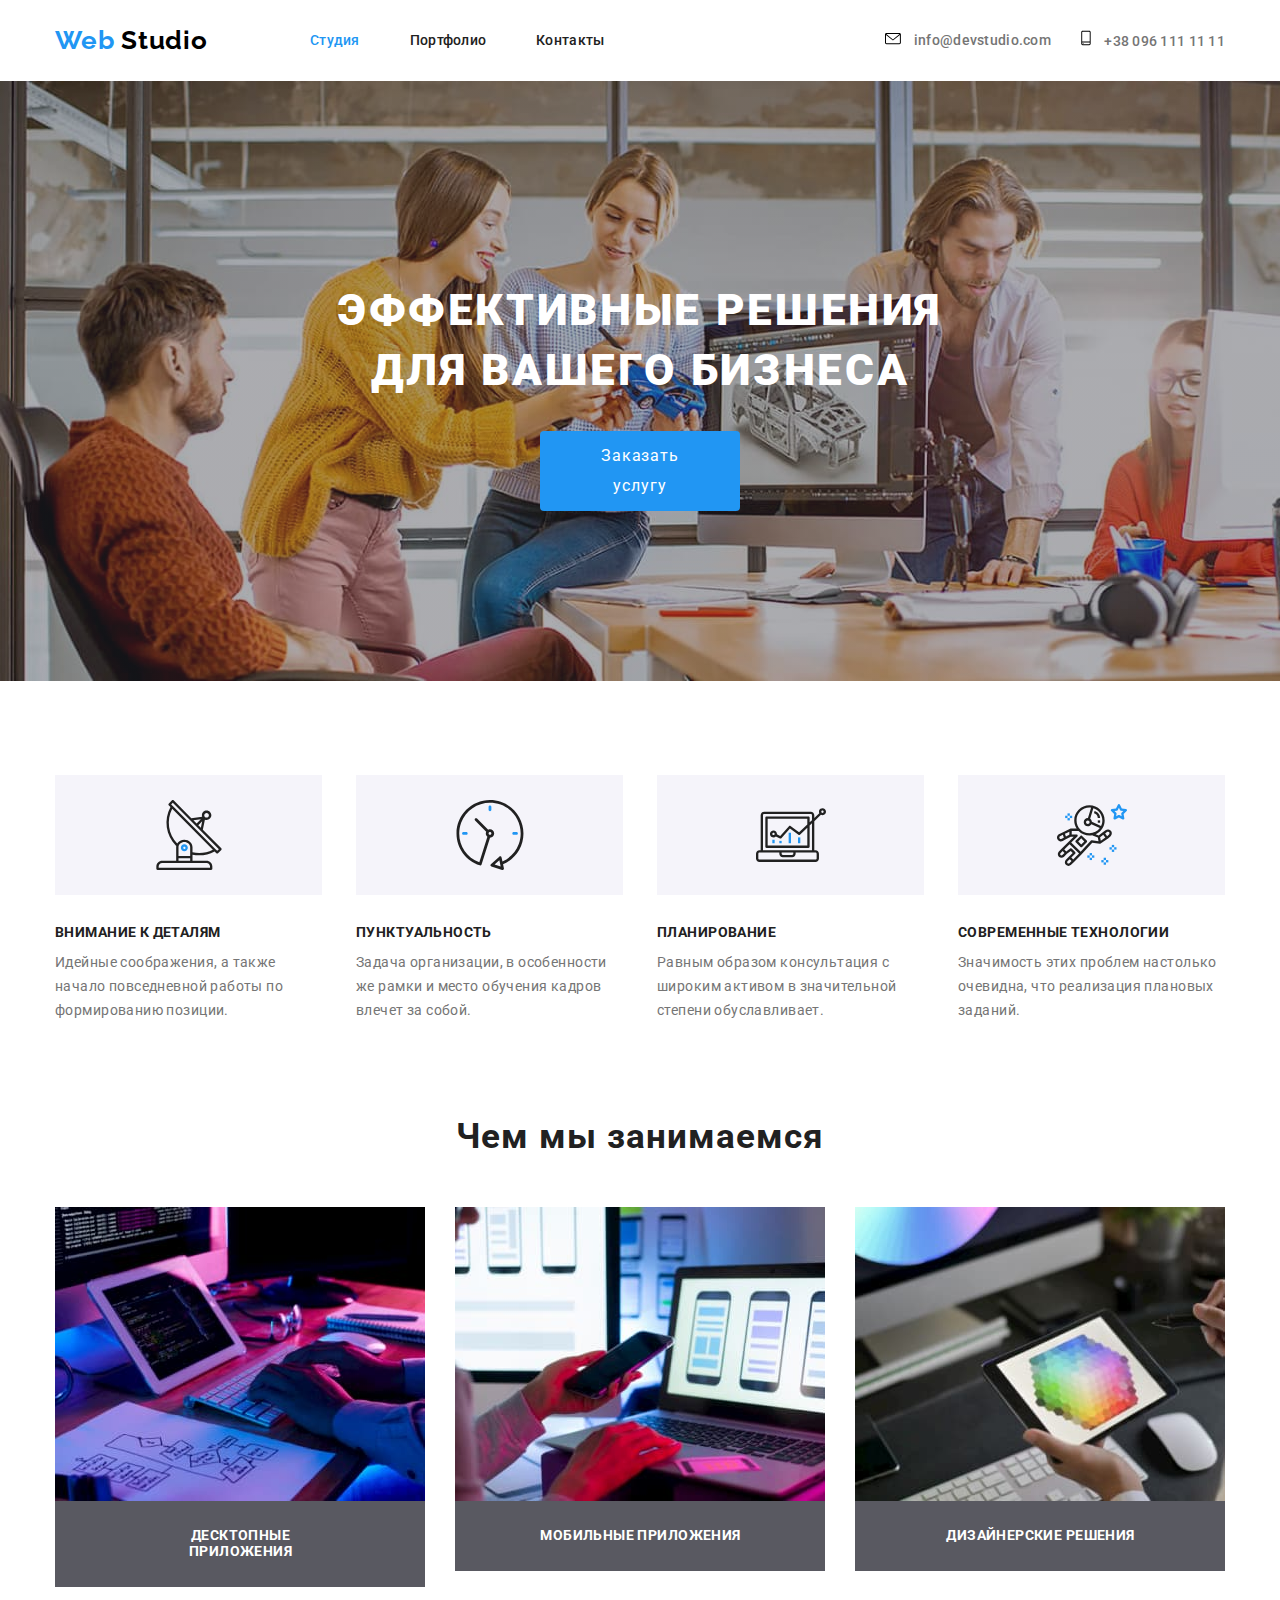
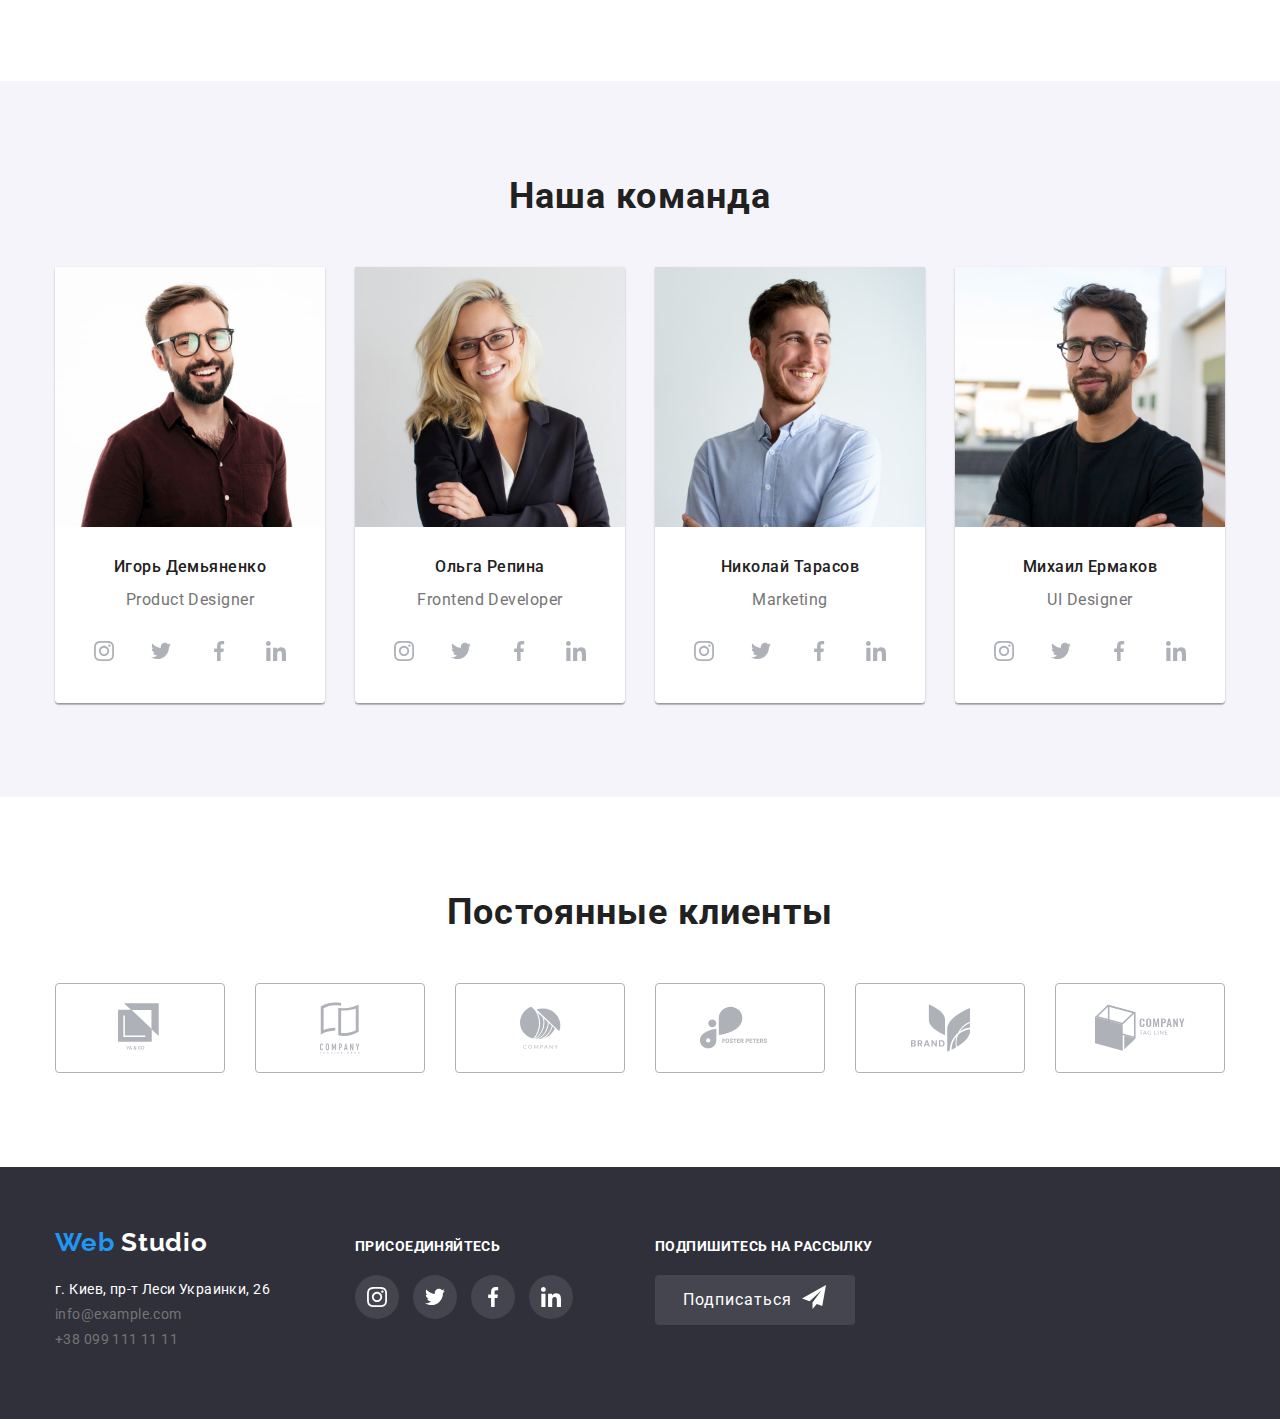
<file: index.html>
<!DOCTYPE html>
<html lang="ru">
    <head>
        <meta name="viewport" content="width=device-width, initial-scale=1.0">
        <meta charset="UTF-8">
        <link href="https://fonts.googleapis.com/css2?family=Raleway:wght@700&family=Roboto:wght@400;500;700;900&display=swap" rel="stylesheet"> 
        <title>Веб студия</title>
        <link rel="stylesheet" href="https://cdnjs.cloudflare.com/ajax/libs/modern-normalize/0.7.0/modern-normalize.min.css">
        <link rel="stylesheet" href="./css/styles-index.css">
    </head>
<body>
    <!--шапка-->
    <header class="hat">
        <div class="container flexbox">
        <nav class="navigation">
            <div class="hat-logo">
                <a class="logo" href="./index.html"> 
                    <span class="logo-web" lang="en">Web</span> Studio
                </a>
            </div>
            <!-- <div class="hat-link"> -->
                <ul class="site-nav">
                    <li><a class="site-nav-link current " href="./index.html">Студия</a></li>
                    <li><a class="site-nav-link" href="./portfolio.html">Портфолио</a></li>
                    <li><a class="site-nav-link" href="">Контакты</a></li>
                </ul>
            <!-- </div> -->
        </nav>
                <ul class="contacts">
                    <li class="contacts-mail">
                        <!-- <img src="./image/envelope.svg" alt="конверт"> -->
                        <a class="contacts-link" href="mailto:info@devstudio.com">
                            <svg class="contacts-icon" width="16" height="12">
                                <use href="./image/sprite.svg#icon-envelope"></use>
                            </svg>
                            info@devstudio.com
                        </a>
                    </li>
                    <li class="contacts-tel">
                        <!-- <img src="./image/smartphone.svg" alt="смартфон"> -->
                        <a class="contacts-link" href="tel:+380961111111">
                            <svg class="contacts-icon" width="10" height="16">
                                <use href="./image/sprite.svg#icon-smartphone"></use>  
                            </svg>
                            +38 096 111 11 11
                        </a>
                    </li>
                </ul>
        </div>    
    </header>
    <!--главный контент-->
    <main>
        <section class="hero hero-img">
            <div class="container">
                <h1 class="hero-title">Эффективные решения для вашего бизнеса</h1>
                <a class="hero-button" href="">Заказать услугу</a>       
            </div>
        </section>
        <!--секция 1 - наши особенности-->
        <section class="section">
            <div class="container features">
                <h2 class="features-title">Особенности</h2>
                <ul class="features-item">
                    <li class="features-list satellite">
                        <h3 class="title">Внимание к деталям</h3>
                        <p class="description">Идейные соображения, а также начало повседневной работы по формированию позиции.</p>
                    </li>
                    <!-- <li><img src="./image/antenna1.svg" alt="антена"></li> -->
                    <!-- <li></li>
                    <li></li> -->
                </ul>
                <ul class="features-item">
                    <li class="features-list clock">
                        <h3 class="title">Пунктуальность</h3>
                        <p class="description">Задача организации, в особенности же рамки и место обучения кадров влечет за собой.</p>
                    </li>
                    <!-- <li><img src="./image/clock1.svg" alt="часы"></li> -->
                    <!-- <li></li>
                    <li></li> -->
                </ul>
                <ul class="features-item">
                    <li class="features-list diagram">
                        <h3 class="title">Планирование</h3>
                        <p class="description">Равным образом консультация с широким активом в значительной степени обуславливает.</p>
                    </li>
                    <!-- <li><img src="./image/diagram1.svg" alt="диаграмма"></li> -->
                    <!-- <li></li>
                    <li></li> -->
                </ul>
                <ul class="features-item">
                    <li class="features-list spase">
                        <h3 class="title">Современные технологии</h3>
                        <p class="description">Значимость этих проблем настолько очевидна, что реализация плановых заданий.</p>
                    </li>
                    <!-- <li><img src="./image/astronaut1.svg" alt="астронавт"></li> -->
                    <!-- <li></li>
                    <li></li> -->
                </ul>
            </div>
        </section>
        <!--секция 2 - чем мы занимаемся-->
        <section class="section">
            <div class="container work">
                <h2 class="work-title">Чем мы занимаемся</h2>
                    <ul class="work-list">
                        <li>                           
                            <img src="./image/do1_opt.jpg" alt="человек кодит">
                            <a href="">Десктопные приложения</a>
                        </li>
                        <li>
                            <img src="./image/do2_opt.jpg" alt="смартфоны на экране ПК">
                            <a href="">Мобильные приложения</a>
                        </li>
                        <li>
                            <img src="./image/do3_opt.jpg" alt="планшет с гаммой цветов">
                            <a href="">Дизайнерские решения</a>
                        </li>   
                    </ul>
            </div>
        </section>
        <!--секция 3 - наша команда-->
        <section class="team">
            <div class="container our-team">
                <h2 class="team-title">Наша команда</h2>
                <ul class="team-list">
                <li class="team-card">
                    <img src="./image/team1_opt.jpg" width="270" alt="Игорь Демьяненко">
                    <div class="description">
                        <h3 class="name">Игорь Демьяненко</h3>
                        <p class="position" lang="en">Product Designer</p>
                        <a class="social-icon-link" href="">
                            <svg class="social-icon" width="20" height="20">
                                <use href="./image/sprite.svg#icon-instagram"></use>  
                            </svg>
                        </a>
                        <a class="social-icon-link" href="">
                            <svg class="social-icon" width="20" height="20">
                                <use href="./image/sprite.svg#icon-twitter"></use>  
                            </svg>
                        </a>
                        <a class="social-icon-link" href="">
                            <svg class="social-icon" width="20" height="20">
                                <use href="./image/sprite.svg#icon-facebook"></use>  
                            </svg>
                        </a>
                        <a class="social-icon-link" href="">
                            <svg class="social-icon" width="20" height="20">
                                <use href="./image/sprite.svg#icon-linkedin"></use>  
                            </svg>
                        </a>
                    </div>
                </li>
                <li class="team-card">
                    <img src="./image/team2_opt.jpg" width="270" alt="Ольга Репина">
                    <div class="description">
                        <h3 class="name">Ольга Репина</h3>
                        <p class="position" lang="en">Frontend Developer</p>
                        <a class="social-icon-link" href="">
                            <svg class="social-icon" width="20" height="20">
                                <use href="./image/sprite.svg#icon-instagram"></use>  
                            </svg>
                        </a>
                        <a class="social-icon-link" href="">
                            <svg class="social-icon" width="20" height="20">
                                <use href="./image/sprite.svg#icon-twitter"></use>  
                            </svg>
                        </a>
                        <a class="social-icon-link" href="">
                            <svg class="social-icon" width="20" height="20">
                                <use href="./image/sprite.svg#icon-facebook"></use>  
                            </svg>
                        </a>
                        <a class="social-icon-link" href="">
                            <svg class="social-icon" width="20" height="20">
                                <use href="./image/sprite.svg#icon-linkedin"></use>  
                            </svg>
                        </a>
                    </div>
                </li>
                <li class="team-card">
                    <img src="./image/team3_opt.jpg" width="270" alt="Николай Тарасов">
                    <div class="description">
                        <h3 class="name">Николай Тарасов</h3>
                        <p class="position" lang="en">Marketing</p>
                        <a class="social-icon-link" href="">
                            <svg class="social-icon" width="20" height="20">
                                <use href="./image/sprite.svg#icon-instagram"></use>  
                            </svg>
                        </a>
                        <a class="social-icon-link" href="">
                            <svg class="social-icon" width="20" height="20">
                                <use href="./image/sprite.svg#icon-twitter"></use>  
                            </svg>
                        </a>
                        <a class="social-icon-link" href="">
                            <svg class="social-icon" width="20" height="20">
                                <use href="./image/sprite.svg#icon-facebook"></use>  
                            </svg>
                        </a>
                        <a class="social-icon-link" href="">
                            <svg class="social-icon" width="20" height="20">
                                <use href="./image/sprite.svg#icon-linkedin"></use>  
                            </svg>
                        </a>
                    </div>
                </li>
                <li class="team-card">
                    <img src="./image/team4_opt.jpg" width="270" alt="Михаил Ермаков">
                    <div class="description">
                        <h3 class="name">Михаил Ермаков</h3>
                        <p class="position" lang="en">UI Designer</p>
                        <a class="social-icon-link" href="">
                            <svg class="social-icon" width="20" height="20">
                                <use href="./image/sprite.svg#icon-instagram"></use>  
                            </svg>
                        </a>
                        <a class="social-icon-link" href="">
                            <svg class="social-icon" width="20" height="20">
                                <use href="./image/sprite.svg#icon-twitter"></use>  
                            </svg>
                        </a>
                        <a class="social-icon-link" href="">
                            <svg class="social-icon" width="20" height="20">
                                <use href="./image/sprite.svg#icon-facebook"></use>  
                            </svg>
                        </a>
                        <a class="social-icon-link" href="">
                            <svg class="social-icon" width="20" height="20">
                                <use href="./image/sprite.svg#icon-linkedin"></use>  
                            </svg>
                        </a>
                    </div>
                </li>
                </ul>
            </div>
        </section>
        <!--секция 4 - постоянные клиенты-->
        <section class="clients">
            <div class="container clients">
                <h2 class="clients-title">Постоянные клиенты</h2>
                <ul class="client-list">
                    <li class="client-item">
                        <a class="client-link" href="">
                            <svg class="client-icon" width="45">
                                <use href="./image/sprite.svg#icon-logo1"></use>  
                            </svg>
                        </a>
                    </li>
                    <li class="client-item">
                        <a class="client-link" href="">
                            <svg class="client-icon" width="40">
                                <use href="./image/sprite.svg#icon-logo2"></use>  
                            </svg>
                        </a>
                    </li>
                    <li class="client-item">
                        <a class="client-link" href="">
                            <svg class="client-icon" width="41">
                                <use href="./image/sprite.svg#icon-logo3"></use>  
                            </svg>
                        </a>
                    </li>
                    <li class="client-item">
                        <a class="client-link" href="">
                            <svg class="client-icon" width="80">
                                <use href="./image/sprite.svg#icon-logo4"></use>  
                            </svg>
                        </a>
                    </li>
                    <li class="client-item">
                        <a class="client-link" href="">
                            <svg class="client-icon" width="59">
                                <use href="./image/sprite.svg#icon-logo5"></use>  
                            </svg>
                        </a>
                    </li>
                    <li class="client-item">
                        <a class="client-link" href="">
                            <svg class="client-icon" width="90">
                                <use href="./image/sprite.svg#icon-logo6"></use>  
                            </svg>
                        </a>
                    </li>
                </ul>
            </div>
        </section> 
    </main>
    <!--подвал--> 
    <footer class="footer">
        <div class="container footer">
            <div class="footer-address">
                <a class="logo" href="./index.html"> 
                    <span class="logo-web" lang="en">Web</span>
                    <span class="logo-studio"> Studio</span>
                </a>
                    <address class="address">
                        г. Киев, пр-т Леси Украинки, 26
                        <br>
                        <a href="mailto:info@example.com">info@example.com</a>
                        <br>
                        <a href="tel:+380991111111">+38 099 111 11 11</a>
                    </address>
            </div>
            <div class="network">
                <h3 class="network-title">присоединяйтесь</h3>
                <ul class="network-links">                
                    <li>
                        <a class="network-links-image" href="">
                            <svg class="social-icon" width="20" height="20">
                                <use href="./image/sprite.svg#icon-instagram"></use>  
                            </svg>
                        </a>
                        <a class="network-links-image" href="">
                            <svg class="social-icon" width="20" height="20">
                                <use href="./image/sprite.svg#icon-twitter"></use>  
                            </svg>
                        </a>
                        <a class="network-links-image" href="">
                            <svg class="social-icon" width="20" height="20">
                                <use href="./image/sprite.svg#icon-facebook"></use>  
                            </svg>
                        </a>
                        <a class="network-links-image" href="">
                            <svg class="social-icon" width="20" height="20">
                                <use href="./image/sprite.svg#icon-linkedin"></use>  
                            </svg>
                        </a>
                    </li> 
                </ul>
            </div>
            <div class="subscribe">
                <h3 class="subscribe-title">Подпишитесь на рассылку</h3>
                <button class="subscribe-button">Подписаться 
                </button>
            </div>
        </div>    
    </footer>
</body>
</html>
</file>
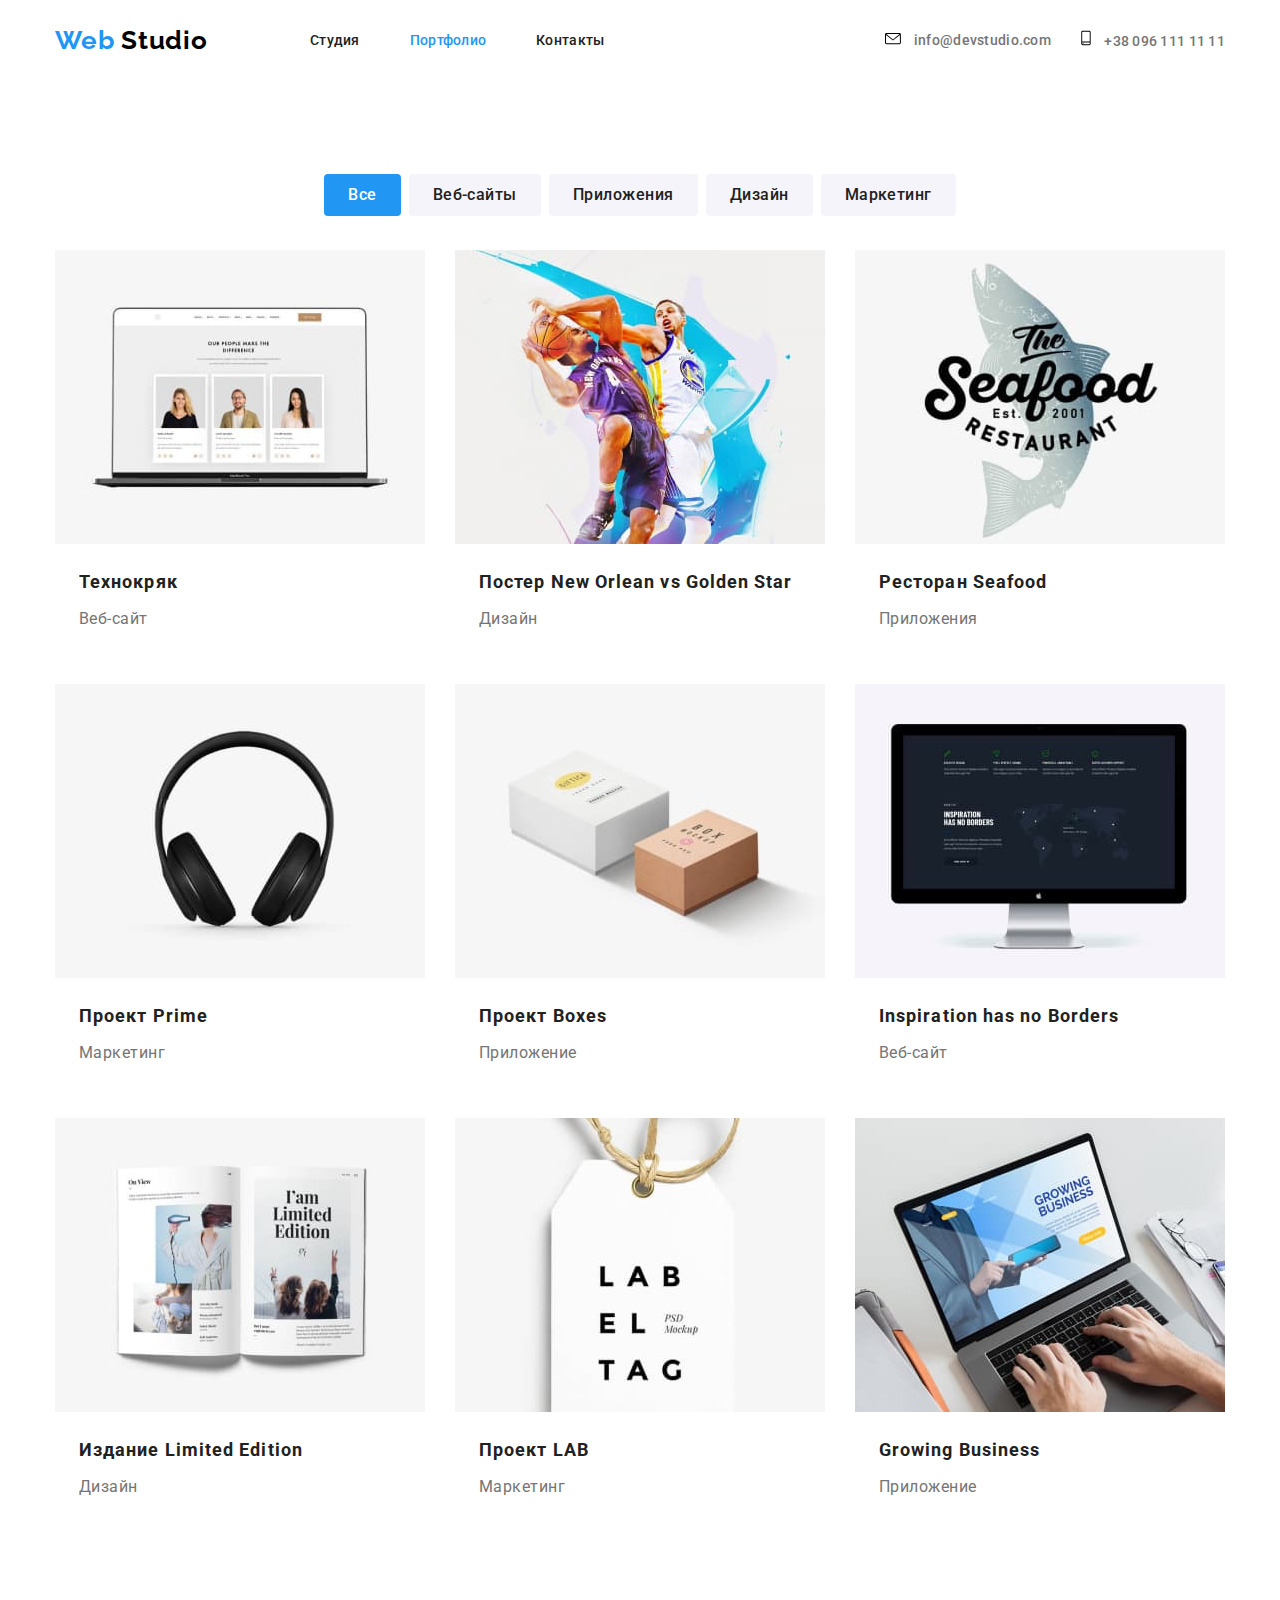
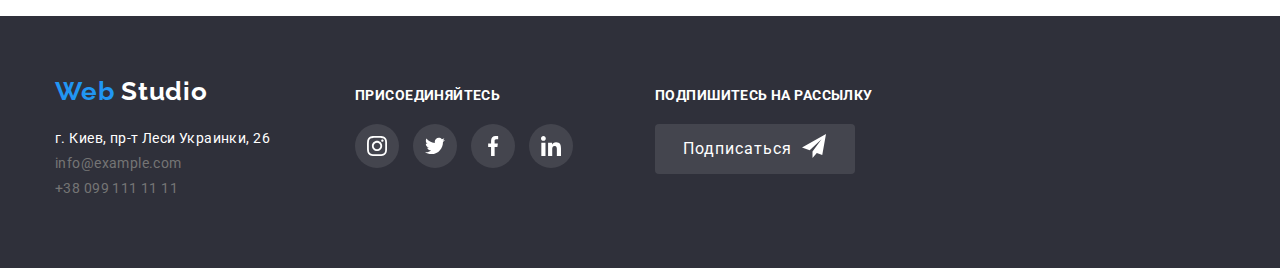
<file: portfolio.html>
<!DOCTYPE html>
<html lang="ru">
    <head>
        <meta name="viewport" content="width=device-width, initial-scale=1.0">
        <meta charset="UTF-8">
        <link href="https://fonts.googleapis.com/css2?family=Raleway:wght@700&family=Roboto:wght@400;500;700;900&display=swap" rel="stylesheet"> 
        <title>Веб студия</title>
        <link rel="stylesheet" href="https://cdnjs.cloudflare.com/ajax/libs/modern-normalize/0.7.0/modern-normalize.min.css">
        <link rel="stylesheet" href="./css/styles-index.css">
    </head>
<body>
    <!--шапка-->
    <header class="hat">
        <div class="container flexbox">
        <nav class="navigation">
            <div class="hat-logo">
                <a class="logo" href="./index.html"> 
                    <span class="logo-web" lang="en">Web</span> Studio
                </a>
            </div>
            <!-- <div class="hat-link"> -->
                <ul class="site-nav">
                    <li><a class="site-nav-link" href="./index.html">Студия</a></li>
                    <li><a class="site-nav-link current" href="./portfolio.html">Портфолио</a></li>
                    <li><a class="site-nav-link" href="">Контакты</a></li>
                </ul>
            <!-- </div> -->
        </nav>
        <ul class="contacts">
            <li class="contacts-mail">
                <!-- <img src="./image/envelope.svg" alt="конверт"> -->
                <a class="contacts-link" href="mailto:info@devstudio.com">
                    <svg class="contacts-icon" width="16" height="12">
                        <use href="./image/sprite.svg#icon-envelope"></use>
                    </svg>
                    info@devstudio.com
                </a>
            </li>
            <li class="contacts-tel">
                <!-- <img src="./image/smartphone.svg" alt="смартфон"> -->
                <a class="contacts-link" href="tel:+380961111111">
                    <svg class="contacts-icon" width="10" height="16">
                        <use href="./image/sprite.svg#icon-smartphone"></use>  
                    </svg>
                    +38 096 111 11 11
                </a>
            </li>
        </ul>
        </div>    
    </header>
    <!--главный контент-->
    <main>
    <!--сортировка проектов-->
        <section>
            <div class="container">
                <h2 class="filter">Фильтры</h2>
                <ul class="filter-button">
                    <li class="filter-list">
                        <button class="current" type="button">Все</button>
                    </li>
                    <li class="filter-list">
                        <button type="button">Веб-сайты</button>
                    </li>
                    <li class="filter-list">
                        <button type="button">Приложения</button>
                    </li>
                    <li class="filter-list">
                        <button type="button">Дизайн</button>
                    </li>
                    <li class="filter-list">
                        <button type="button">Маркетинг</button>
                    </li>
                </ul>
            </div>    
        </section>
    <!--список проектов-->
        <section>
            <div class="container">
                <ul class="projects">
                    <li class="projects-list">
                        <a href="">
                            <img src="./image/portfolio-texnokryak_opt.jpg" width="370" alt="Веб-сайт Технокряк">
                            <p class="details">Технокряк это современная площадка распространения коронавируса. Компании используют эту платформу для цифрового шпионажа и атак на защищённые сервера конкурентов.</p>
                                <div class="projects-item">
                                    <h2 class="projects-title">Технокряк</h2>
                                    <p class="description">Веб-сайт</p>
                                </div>  
                        </a>
                    </li>
                    <li class="projects-list">
                        <a href="">
                            <img src="./image/portfolio-new-orlean_opt.jpg" width="370" alt="Постер New Orlean vs Golden Star">
                                <div class="projects-item">
                                    <h2 class="projects-title">Постер New Orlean vs Golden Star</h2>
                                    <p class="description">Дизайн</p>
                                </div>
                        </a>
                    </li>
                    <li class="projects-list">
                        <a href="">    
                            <img src="./image/portfolio-sea-food_opt.jpg" width="370" alt="Логотип Ресторан Seafood">
                            <div class="projects-item">
                                <h2 class="projects-title">Ресторан Seafood</h2>
                                <p class="description">Приложения</p>
                            </div>
                        </a>
                    </li>
                    <li class="projects-list">
                        <a href="">
                            <img src="./image/portfolio-nayshniki_opt.jpg" width="370" alt="Наушники">
                            <div class="projects-item">
                                <h2 class="projects-title">Проект Prime</h2>
                                <p class="description">Маркетинг</p>
                            </div>    
                        </a>
                    </li>
                    <li class="projects-list">
                        <a href="">
                            <img src="./image/portfolio-boxes_opt.jpg" width="370" alt="Две картонные коробки">
                            <div class="projects-item">
                                <h2 class="projects-title">Проект Boxes</h2>
                                <p class="description">Приложение</p>
                            </div>
                        </a>
                    </li>
                    <li class="projects-list">
                        <a href="">
                            <img src="./image/portfolio-monitor_opt.jpg" width="370" alt="Монитор">
                            <div class="projects-item">    
                                <h2 class="projects-title">Inspiration has no Borders</h2>
                                <p class="description">Веб-сайт</p>
                            </div>    
                        </a>
                    </li>
                    <li class="projects-list">
                        <a href="">
                            <img src="./image/portfolio-limited-edition_opt.jpg" width="370" alt="Раскрытый журнал">
                            <div class="projects-item">
                                <h2 class="projects-title">Издание Limited Edition</h2>
                                <p class="description">Дизайн</p>
                            </div>
                        </a>
                    </li>
                    <li class="projects-list">
                        <a href="">    
                            <img src="./image/portfolio-lab_opt.jpg" width="370" alt="Фото бирки LAB">
                            <div class="projects-item">
                                <h2 class="projects-title">Проект LAB</h2>
                                <p class="description">Маркетинг</p>
                            </div>
                        </a>
                    </li>
                    <li class="projects-list">
                        <a href="">
                            <img src="./image/portfolio-business_opt.jpg" width="370" alt="Ноутбук с изображением сайта Growing Business">
                            <div class="projects-item">
                                <h2 class="projects-title">Growing Business</h2>
                                <p class="description">Приложение</p>
                            </div>
                        </a>
                    </li>
                </ul>
            </div>
        </section>
    </main>
    <!--подвал--> 
    <footer class="footer">
        <div class="container footer">
            <div class="footer-address">
                <a class="logo" href="./index.html"> 
                    <span class="logo-web" lang="en">Web</span>
                    <span class="logo-studio"> Studio</span>
                </a>
                    <address class="address">
                        г. Киев, пр-т Леси Украинки, 26
                        <br>
                        <a href="mailto:info@example.com">info@example.com</a>
                        <br>
                        <a href="tel:+380991111111">+38 099 111 11 11</a>
                    </address>
            </div>
            <div class="network">
                <h3 class="network-title">присоединяйтесь</h3>
                <ul class="network-links">                
                    <li>
                        <a class="network-links-image" href="">
                            <svg class="social-icon" width="20" height="20">
                                <use href="./image/sprite.svg#icon-instagram"></use>  
                            </svg>
                        </a>
                        <a class="network-links-image" href="">
                            <svg class="social-icon" width="20" height="20">
                                <use href="./image/sprite.svg#icon-twitter"></use>  
                            </svg>
                        </a>
                        <a class="network-links-image" href="">
                            <svg class="social-icon" width="20" height="20">
                                <use href="./image/sprite.svg#icon-facebook"></use>  
                            </svg>
                        </a>
                        <a class="network-links-image" href="">
                            <svg class="social-icon" width="20" height="20">
                                <use href="./image/sprite.svg#icon-linkedin"></use>  
                            </svg>
                        </a>
                    </li> 
                </ul>
            </div>
            <div class="subscribe">
                <h3 class="subscribe-title">Подпишитесь на рассылку</h3>
                <button class="subscribe-button">Подписаться
                </button>
            </div>
        </div>    
    </footer>
</body>
</html>
</file>
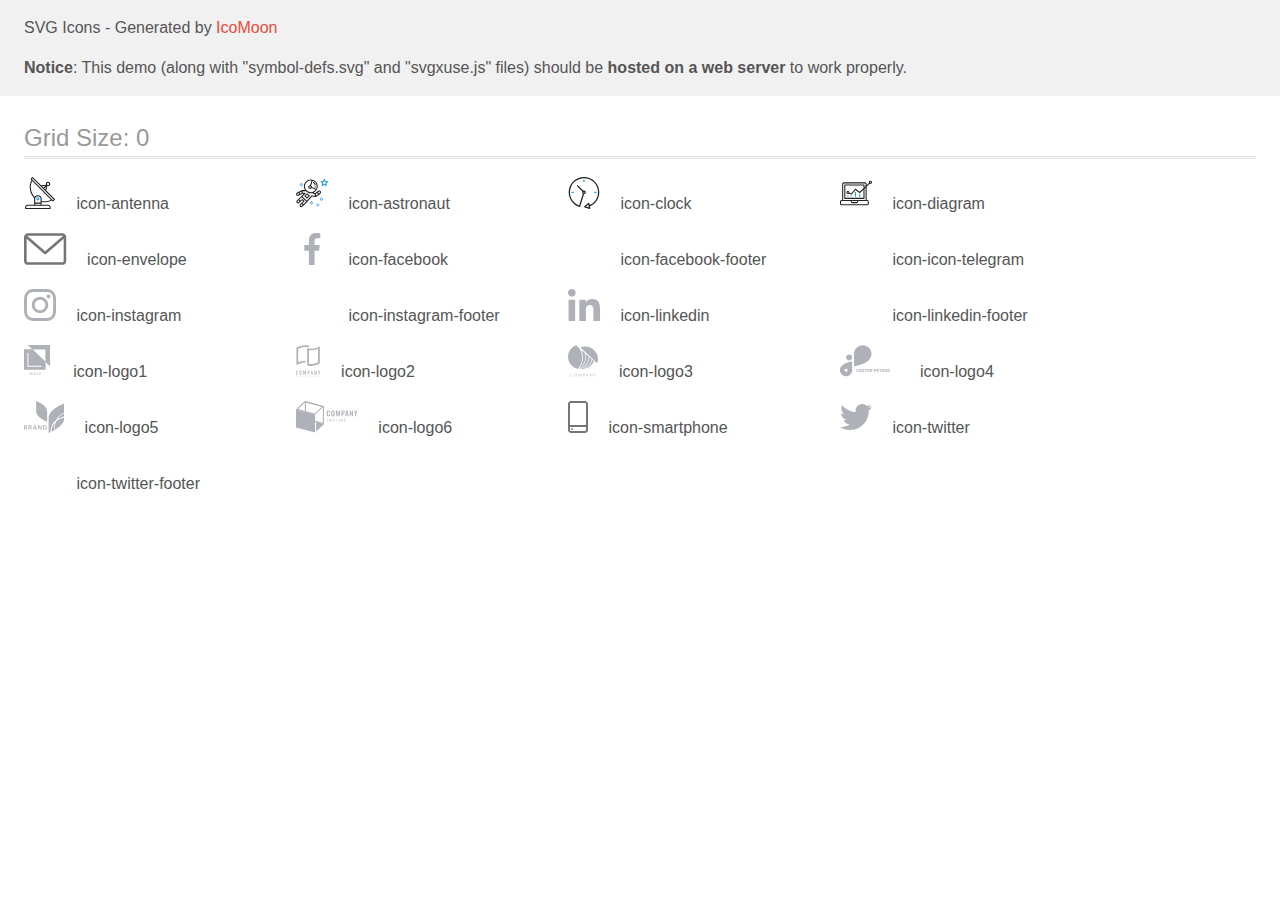
<file: image/svg-icons/icomoon/demo-external-svg.html>
<!doctype html>
<html>
<head>
    <title>IcoMoon - SVG Icons</title>
    <meta charset="utf-8">
    <meta name="viewport" content="width=device-width, initial-scale=1">
    <link rel="stylesheet" href="demo-files/demo.css">
    <link rel="stylesheet" href="style.css">
</head>
<body>
<header class="bgc1 clearfix">
<div class="mhl">
    <p>SVG Icons - Generated by <a href="https://icomoon.io/app">IcoMoon</a></p><p><strong>Notice</strong>: This demo (along with "symbol-defs.svg" and "svgxuse.js" files) should be <b>hosted on a web server</b> to work properly.</p>
</div>
</header>
    <div class="clearfix mhl ptl">
        <h1 class="mvm mtn fgc1">Grid Size: 0</h1>
        <div class="glyph fs1">
            <div class="clearfix pbs">
                <svg class="icon icon-antenna"><use xlink:href="symbol-defs.svg#icon-antenna"></use></svg><span class="name"> icon-antenna</span>
            </div>
        </div>
        <div class="glyph fs1">
            <div class="clearfix pbs">
                <svg class="icon icon-astronaut"><use xlink:href="symbol-defs.svg#icon-astronaut"></use></svg><span class="name"> icon-astronaut</span>
            </div>
        </div>
        <div class="glyph fs1">
            <div class="clearfix pbs">
                <svg class="icon icon-clock"><use xlink:href="symbol-defs.svg#icon-clock"></use></svg><span class="name"> icon-clock</span>
            </div>
        </div>
        <div class="glyph fs1">
            <div class="clearfix pbs">
                <svg class="icon icon-diagram"><use xlink:href="symbol-defs.svg#icon-diagram"></use></svg><span class="name"> icon-diagram</span>
            </div>
        </div>
        <div class="glyph fs1">
            <div class="clearfix pbs">
                <svg class="icon icon-envelope"><use xlink:href="symbol-defs.svg#icon-envelope"></use></svg><span class="name"> icon-envelope</span>
            </div>
        </div>
        <div class="glyph fs1">
            <div class="clearfix pbs">
                <svg class="icon icon-facebook"><use xlink:href="symbol-defs.svg#icon-facebook"></use></svg><span class="name"> icon-facebook</span>
            </div>
        </div>
        <div class="glyph fs1">
            <div class="clearfix pbs">
                <svg class="icon icon-facebook-footer"><use xlink:href="symbol-defs.svg#icon-facebook-footer"></use></svg><span class="name"> icon-facebook-footer</span>
            </div>
        </div>
        <div class="glyph fs1">
            <div class="clearfix pbs">
                <svg class="icon icon-icon-telegram"><use xlink:href="symbol-defs.svg#icon-icon-telegram"></use></svg><span class="name"> icon-icon-telegram</span>
            </div>
        </div>
        <div class="glyph fs1">
            <div class="clearfix pbs">
                <svg class="icon icon-instagram"><use xlink:href="symbol-defs.svg#icon-instagram"></use></svg><span class="name"> icon-instagram</span>
            </div>
        </div>
        <div class="glyph fs1">
            <div class="clearfix pbs">
                <svg class="icon icon-instagram-footer"><use xlink:href="symbol-defs.svg#icon-instagram-footer"></use></svg><span class="name"> icon-instagram-footer</span>
            </div>
        </div>
        <div class="glyph fs1">
            <div class="clearfix pbs">
                <svg class="icon icon-linkedin"><use xlink:href="symbol-defs.svg#icon-linkedin"></use></svg><span class="name"> icon-linkedin</span>
            </div>
        </div>
        <div class="glyph fs1">
            <div class="clearfix pbs">
                <svg class="icon icon-linkedin-footer"><use xlink:href="symbol-defs.svg#icon-linkedin-footer"></use></svg><span class="name"> icon-linkedin-footer</span>
            </div>
        </div>
        <div class="glyph fs1">
            <div class="clearfix pbs">
                <svg class="icon icon-logo1"><use xlink:href="symbol-defs.svg#icon-logo1"></use></svg><span class="name"> icon-logo1</span>
            </div>
        </div>
        <div class="glyph fs1">
            <div class="clearfix pbs">
                <svg class="icon icon-logo2"><use xlink:href="symbol-defs.svg#icon-logo2"></use></svg><span class="name"> icon-logo2</span>
            </div>
        </div>
        <div class="glyph fs1">
            <div class="clearfix pbs">
                <svg class="icon icon-logo3"><use xlink:href="symbol-defs.svg#icon-logo3"></use></svg><span class="name"> icon-logo3</span>
            </div>
        </div>
        <div class="glyph fs1">
            <div class="clearfix pbs">
                <svg class="icon icon-logo4"><use xlink:href="symbol-defs.svg#icon-logo4"></use></svg><span class="name"> icon-logo4</span>
            </div>
        </div>
        <div class="glyph fs1">
            <div class="clearfix pbs">
                <svg class="icon icon-logo5"><use xlink:href="symbol-defs.svg#icon-logo5"></use></svg><span class="name"> icon-logo5</span>
            </div>
        </div>
        <div class="glyph fs1">
            <div class="clearfix pbs">
                <svg class="icon icon-logo6"><use xlink:href="symbol-defs.svg#icon-logo6"></use></svg><span class="name"> icon-logo6</span>
            </div>
        </div>
        <div class="glyph fs1">
            <div class="clearfix pbs">
                <svg class="icon icon-smartphone"><use xlink:href="symbol-defs.svg#icon-smartphone"></use></svg><span class="name"> icon-smartphone</span>
            </div>
        </div>
        <div class="glyph fs1">
            <div class="clearfix pbs">
                <svg class="icon icon-twitter"><use xlink:href="symbol-defs.svg#icon-twitter"></use></svg><span class="name"> icon-twitter</span>
            </div>
        </div>
        <div class="glyph fs1">
            <div class="clearfix pbs">
                <svg class="icon icon-twitter-footer"><use xlink:href="symbol-defs.svg#icon-twitter-footer"></use></svg><span class="name"> icon-twitter-footer</span>
            </div>
        </div>
  </div>
<script defer src="svgxuse.js"></script>
</body>
</html>
</file>
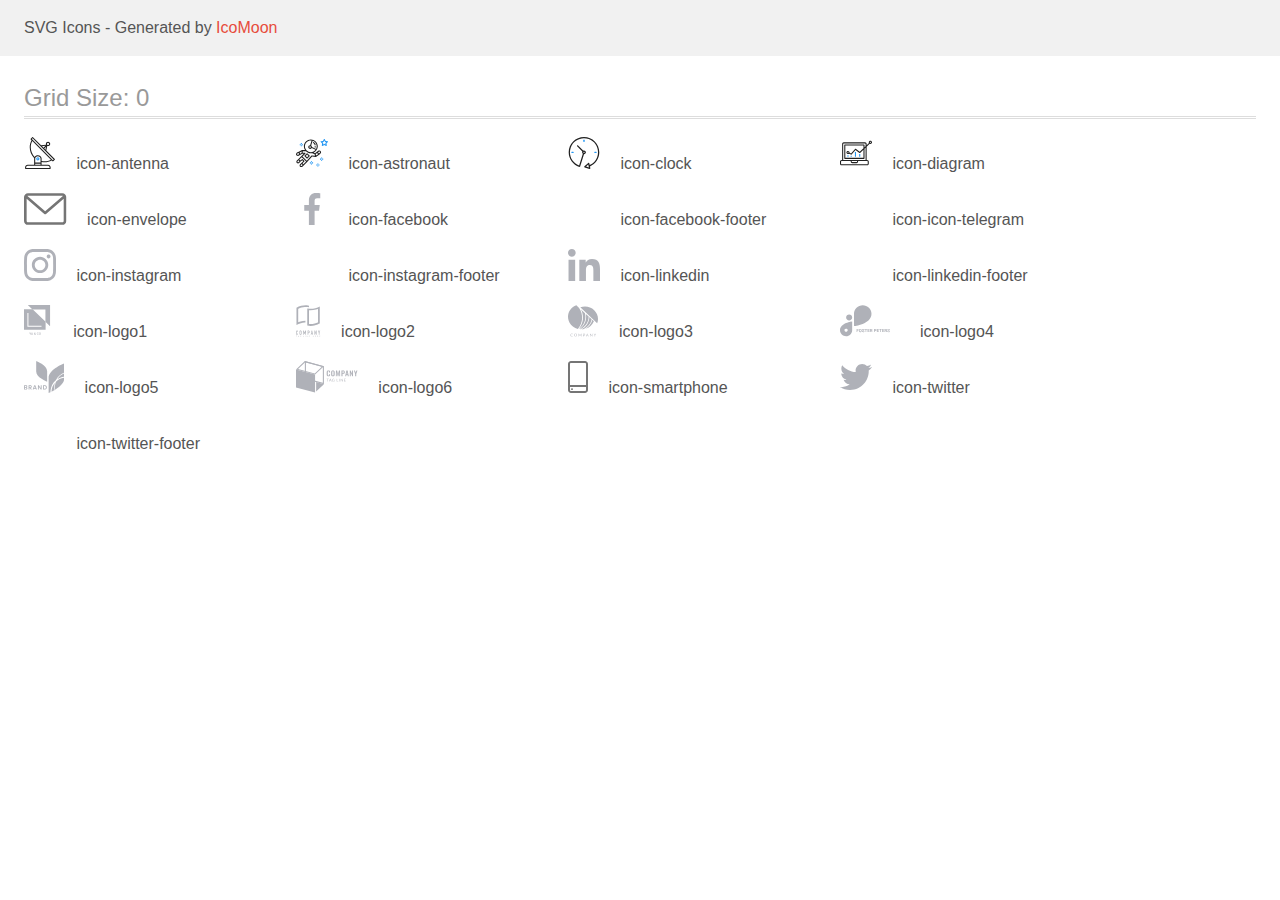
<file: image/svg-icons/icomoon/demo.html>
<!doctype html>
<html>
<head>
    <title>IcoMoon - SVG Icons</title>
    <meta charset="utf-8">
    <meta name="viewport" content="width=device-width, initial-scale=1">
    <link rel="stylesheet" href="demo-files/demo.css">
    <link rel="stylesheet" href="style.css">
</head>
<body>
<svg aria-hidden="true" style="position: absolute; width: 0; height: 0; overflow: hidden;" version="1.1" xmlns="http://www.w3.org/2000/svg" xmlns:xlink="http://www.w3.org/1999/xlink">
<defs>
<symbol id="icon-antenna" viewBox="0 0 32 32">
<path fill="#212121" style="fill: var(--color1, #212121)" d="M30.773 22.098l-8.443-8.505 0.937-4.615c0.242 0.094 0.499 0.144 0.758 0.146h0.006c1.192 0.014 2.17-0.941 2.184-2.133s-0.941-2.17-2.133-2.184c-1.192-0.014-2.17 0.941-2.184 2.133-0.003 0.255 0.039 0.509 0.125 0.749l-4.96 0.605-8.091-8.133c-0.099-0.101-0.235-0.159-0.377-0.16-0.14 0.001-0.274 0.056-0.373 0.155l-1.513 1.504c-0.208 0.208-0.208 0.546 0 0.754l0.814 0.826c-3.153 5.798-2.129 12.978 2.519 17.663 0.043 0.041 0.092 0.074 0.146 0.098-0.034 0.18-0.051 0.364-0.052 0.547v6.187h-6.4c-1.472 0.002-2.665 1.195-2.667 2.667v1.067c0 0.295 0.239 0.533 0.533 0.533h24.533c0.295 0 0.533-0.239 0.533-0.533v-1.067c-0.002-1.472-1.195-2.665-2.667-2.667h-6.4v-2.742c1.003 0.21 2.024 0.317 3.049 0.32 2.458-0.003 4.877-0.615 7.040-1.783l0.818 0.823c0.099 0.101 0.235 0.159 0.377 0.16 0.14-0.001 0.274-0.056 0.373-0.155l1.512-1.504c0.208-0.208 0.208-0.546 0-0.754zM23.28 6.233c0.418-0.415 1.093-0.414 1.508 0.004s0.414 1.093-0.004 1.508c-0.2 0.199-0.47 0.31-0.752 0.31h-0.003c-0.589-0.003-1.064-0.483-1.061-1.072 0.001-0.282 0.114-0.552 0.314-0.751h-0.002zM22.024 9.738l-0.598 2.946-1.175-1.182 1.774-1.763zM21.418 8.836l-1.92 1.909-1.485-1.493 3.405-0.415zM24.004 28.8c0.884 0 1.6 0.716 1.6 1.6v0.533h-23.467v-0.533c0-0.884 0.716-1.6 1.6-1.6h20.267zM16.537 26.667v1.067h-5.333v-1.067h5.333zM11.204 25.6v-4.053c0-1.294 1.196-2.347 2.667-2.347s2.667 1.053 2.667 2.347v4.053h-5.333zM17.604 23.904v-2.357c0-1.882-1.675-3.413-3.733-3.413-1.331-0.020-2.576 0.657-3.281 1.786-4.058-4.274-4.971-10.645-2.279-15.887l18.602 18.708c-2.872 1.461-6.165 1.873-9.309 1.163zM28.893 23.22l-21.057-21.181 0.755-0.752 7.935 7.98c0.004 0 0.006 0.007 0.010 0.010l13.115 13.191-0.757 0.752z"></path>
<path fill="#2196f3" style="fill: var(--color2, #2196f3)" d="M13.876 20.267h-0.005c-0.884-0.001-1.601 0.714-1.602 1.598s0.714 1.601 1.598 1.602h0.005c0.884 0.001 1.601-0.714 1.602-1.598s-0.714-1.601-1.598-1.602zM14.249 22.245c-0.1 0.1-0.236 0.156-0.378 0.155-0.295-0.002-0.532-0.242-0.53-0.536 0.001-0.141 0.057-0.276 0.157-0.375s0.233-0.154 0.373-0.155c0.295 0.002 0.532 0.241 0.531 0.536-0.001 0.141-0.057 0.276-0.157 0.375h0.005z"></path>
</symbol>
<symbol id="icon-astronaut" viewBox="0 0 32 32">
<path fill="#2196f3" style="fill: var(--color2, #2196f3)" d="M31.974 4.524c-0.063-0.193-0.229-0.333-0.43-0.363l-1.91-0.278-0.855-1.731c-0.179-0.365-0.777-0.365-0.956 0l-0.855 1.731-1.91 0.278c-0.201 0.029-0.367 0.17-0.431 0.363-0.062 0.193-0.011 0.405 0.135 0.547l1.383 1.348-0.326 1.903c-0.034 0.2 0.048 0.402 0.212 0.522 0.166 0.121 0.382 0.135 0.562 0.040l1.709-0.899 1.709 0.899c0.078 0.041 0.164 0.061 0.249 0.061 0.11 0 0.221-0.034 0.314-0.102 0.164-0.119 0.246-0.322 0.212-0.522l-0.326-1.903 1.383-1.348c0.145-0.142 0.197-0.354 0.135-0.547zM29.511 5.851c-0.125 0.122-0.183 0.299-0.153 0.472l0.191 1.114-1-0.526c-0.078-0.041-0.163-0.061-0.249-0.061s-0.17 0.020-0.249 0.061l-1.001 0.526 0.191-1.114c0.030-0.173-0.028-0.349-0.153-0.472l-0.81-0.789 1.119-0.163c0.174-0.025 0.324-0.134 0.402-0.292l0.5-1.013 0.5 1.013c0.078 0.157 0.228 0.267 0.402 0.292l1.119 0.163-0.809 0.789z"></path>
<path fill="#2196f3" style="fill: var(--color2, #2196f3)" d="M26.134 20.522h-1.067v1.067h1.067v-1.067z"></path>
<path fill="#2196f3" style="fill: var(--color2, #2196f3)" d="M26.134 22.656h-1.067v1.067h1.067v-1.067z"></path>
<path fill="#2196f3" style="fill: var(--color2, #2196f3)" d="M27.2 21.589h-1.067v1.067h1.067v-1.067z"></path>
<path fill="#2196f3" style="fill: var(--color2, #2196f3)" d="M25.067 21.589h-1.067v1.067h1.067v-1.067z"></path>
<path fill="#2196f3" style="fill: var(--color2, #2196f3)" d="M22.4 26.389h-1.067v1.067h1.067v-1.067z"></path>
<path fill="#2196f3" style="fill: var(--color2, #2196f3)" d="M22.4 28.522h-1.067v1.067h1.067v-1.067z"></path>
<path fill="#2196f3" style="fill: var(--color2, #2196f3)" d="M23.467 27.456h-1.067v1.067h1.067v-1.067z"></path>
<path fill="#2196f3" style="fill: var(--color2, #2196f3)" d="M21.333 27.456h-1.067v1.067h1.067v-1.067z"></path>
<path fill="#2196f3" style="fill: var(--color2, #2196f3)" d="M16 24.256h-1.067v1.067h1.067v-1.067z"></path>
<path fill="#2196f3" style="fill: var(--color2, #2196f3)" d="M16 26.389h-1.067v1.067h1.067v-1.067z"></path>
<path fill="#2196f3" style="fill: var(--color2, #2196f3)" d="M17.067 25.322h-1.067v1.067h1.067v-1.067z"></path>
<path fill="#2196f3" style="fill: var(--color2, #2196f3)" d="M14.933 25.322h-1.067v1.067h1.067v-1.067z"></path>
<path fill="#2196f3" style="fill: var(--color2, #2196f3)" d="M5.867 6.122h-1.067v1.067h1.067v-1.067z"></path>
<path fill="#2196f3" style="fill: var(--color2, #2196f3)" d="M5.867 8.255h-1.067v1.067h1.067v-1.067z"></path>
<path fill="#2196f3" style="fill: var(--color2, #2196f3)" d="M6.933 7.189h-1.067v1.067h1.067v-1.067z"></path>
<path fill="#2196f3" style="fill: var(--color2, #2196f3)" d="M4.8 7.189h-1.067v1.067h1.067v-1.067z"></path>
<path fill="#212121" style="fill: var(--color1, #212121)" d="M24.715 14.159c-0.287-0.388-0.709-0.637-1.188-0.705-0.481-0.068-0.956 0.058-1.34 0.352l-1.252 0.96-1.898 1.417-1.358-0.541c2.421-1.086 4.114-3.508 4.114-6.32 0-3.823-3.123-6.933-6.961-6.933s-6.961 3.11-6.961 6.933c0 1.386 0.414 2.674 1.12 3.758l-2.764-0.024c-0.002 0-0.003 0-0.005 0-0.009 0-0.015 0.004-0.023 0.005-0.053 0.002-0.105 0.013-0.155 0.031-0.013 0.005-0.026 0.008-0.038 0.013-0.006 0.003-0.013 0.003-0.019 0.006l-3.233 1.596c-0.001 0-0.001 0-0.001 0.001l-1.893 0.911c-0.021 0.009-0.042 0.021-0.063 0.035-0.755 0.502-1.012 1.489-0.598 2.295 0.22 0.429 0.595 0.745 1.056 0.889 0.178 0.055 0.359 0.083 0.539 0.083 0.29 0 0.577-0.071 0.839-0.211l1.388-0.738 2.264-1.169 1.357-0.008-5.442 5.416c-0.001 0.001-0.001 0.001-0.002 0.001l-1.339 1.333c-0.316 0.315-0.49 0.732-0.49 1.178s0.174 0.863 0.49 1.179c0.325 0.323 0.752 0.485 1.179 0.485s0.854-0.162 1.18-0.485l1.314-1.309 1.741-1.3 0.901 0.897-1.762 1.754c-0 0.001-0.001 0.001-0.002 0.001l-1.339 1.333c-0.316 0.315-0.49 0.732-0.49 1.178s0.174 0.863 0.49 1.179c0.325 0.323 0.753 0.485 1.18 0.485s0.855-0.162 1.18-0.485l3.482-3.467c0.001-0.001 0.001-0.001 0.001-0.002l1.010-1-0.004-0.004c0.006-0.006 0.015-0.009 0.022-0.015l5.166-5.658 3.471 0.494c0.025 0.004 0.050 0.005 0.075 0.005 0.065 0 0.127-0.015 0.187-0.038 0.018-0.006 0.033-0.015 0.050-0.023 0.019-0.010 0.039-0.015 0.058-0.027l3.213-2.133c0.012-0.008 0.018-0.021 0.029-0.029 0.013-0.010 0.029-0.014 0.041-0.026l1.271-1.191c0.662-0.62 0.753-1.635 0.212-2.362zM2.13 17.77c-0.173 0.093-0.37 0.111-0.558 0.052-0.187-0.058-0.338-0.186-0.427-0.358-0.161-0.314-0.068-0.695 0.214-0.902l1.314-0.632 0.449 1.313-0.992 0.527zM5.628 15.942l-1.548 0.8-0.439-1.283 2.027-1.001-0.040 1.484zM20.727 9.322c0 0.918-0.219 1.785-0.599 2.559l-4.181-1.899c-0.044-0.573-0.341-1.075-0.788-1.388l1.464-4.86c2.378 0.756 4.105 2.974 4.105 5.588zM8.938 9.322c0-3.235 2.644-5.867 5.894-5.867 0.253 0 0.5 0.021 0.745 0.052l-1.432 4.754c-0.019-0.001-0.037-0.006-0.057-0.006-1.033 0-1.873 0.837-1.873 1.867s0.84 1.867 1.873 1.867c0.694 0 1.294-0.383 1.618-0.945l3.862 1.755c-1.075 1.446-2.795 2.39-4.737 2.39-3.25 0-5.894-2.632-5.894-5.867zM14.894 10.122c0 0.441-0.362 0.8-0.806 0.8s-0.806-0.359-0.806-0.8c0-0.441 0.362-0.8 0.806-0.8s0.806 0.359 0.806 0.8zM2.465 25.146c-0.236 0.234-0.619 0.234-0.854 0.001-0.114-0.114-0.176-0.263-0.176-0.423s0.062-0.309 0.176-0.421l0.962-0.959 0.851 0.848-0.959 0.955zM5.679 28.88c-0.236 0.234-0.619 0.235-0.855 0.001-0.114-0.114-0.176-0.263-0.176-0.423s0.062-0.309 0.176-0.421l0.963-0.959 0.852 0.848-0.96 0.955zM9.16 25.411c-0.001 0-0.001 0-0.002 0.001l-1.765 1.76-0.852-0.848 1.763-1.755c0 0 0 0 0-0s0.001-0.001 0.002-0.001c0.040-0.040 0.065-0.088 0.090-0.135 0.007-0.014 0.020-0.026 0.026-0.040 0.017-0.041 0.019-0.085 0.026-0.129 0.003-0.025 0.014-0.047 0.014-0.073 0-0.036-0.013-0.070-0.020-0.106-0.006-0.032-0.006-0.065-0.019-0.095-0.020-0.050-0.055-0.094-0.091-0.138-0.010-0.012-0.014-0.027-0.025-0.038 0 0 0 0-0.001 0s-0.001-0.002-0.001-0.002l-1.607-1.6c-0.017-0.017-0.039-0.024-0.058-0.038-0.028-0.022-0.055-0.042-0.087-0.058-0.030-0.015-0.061-0.024-0.093-0.033-0.034-0.010-0.067-0.017-0.103-0.020-0.033-0.002-0.063 0.001-0.095 0.005-0.036 0.004-0.069 0.009-0.104 0.020-0.034 0.011-0.063 0.027-0.094 0.045-0.020 0.011-0.042 0.015-0.061 0.029l-1.773 1.324-0.901-0.897 2.399-2.386 4.361 4.289-0.928 0.919zM15.979 18.394c-0.015-0.002-0.030 0.004-0.045 0.003-0.039-0.002-0.076 0.001-0.115 0.007-0.030 0.005-0.059 0.011-0.088 0.021-0.034 0.012-0.065 0.028-0.097 0.047-0.030 0.018-0.057 0.037-0.083 0.061-0.013 0.011-0.028 0.017-0.040 0.029l-4.698 5.146-4.328-4.257 2.833-2.818c0.209-0.208 0.21-0.546 0.002-0.755-0.105-0.105-0.243-0.157-0.381-0.156v-0.001l-2.219 0.013 0.028-1.607 3.104 0.027c1.265 1.294 3.029 2.101 4.981 2.101 0.437 0 0.864-0.045 1.279-0.123 0.040 0.032 0.079 0.065 0.13 0.085l2.41 0.96 0.152 0.758 0.178 0.885-3.003-0.427zM20.020 18.572l-0.313-1.558 1.446-1.080 0.947 1.257-2.080 1.381zM23.774 15.741l-0.838 0.785-0.931-1.236 0.831-0.637c0.155-0.119 0.351-0.168 0.543-0.143 0.193 0.027 0.364 0.128 0.48 0.284 0.217 0.292 0.18 0.699-0.085 0.947z"></path>
<path fill="#212121" style="fill: var(--color1, #212121)" d="M13.602 18.544l-2.143-2.133c-0.207-0.207-0.545-0.207-0.753 0l-2.142 2.133c-0.1 0.101-0.157 0.236-0.157 0.378s0.056 0.278 0.157 0.378l2.142 2.133c0.104 0.103 0.241 0.155 0.377 0.155s0.273-0.052 0.376-0.155l2.143-2.133c0.1-0.1 0.157-0.236 0.157-0.378s-0.057-0.278-0.157-0.378zM11.083 20.303l-1.387-1.381 1.387-1.381 1.387 1.381-1.387 1.381z"></path>
<path fill="#212121" style="fill: var(--color1, #212121)" d="M17.164 5.071l-0.258 1.036c0.071 0.018 1.738 0.452 1.738 2.149h1.067c-0-2.017-1.666-2.965-2.547-3.185z"></path>
<path fill="#212121" style="fill: var(--color1, #212121)" d="M19.711 9.322h-1.067v1.067h1.067v-1.067z"></path>
</symbol>
<symbol id="icon-clock" viewBox="0 0 32 32">
<path fill="#212121" style="fill: var(--color1, #212121)" d="M31.297 15.301c-0.002-8.452-6.855-15.303-15.308-15.301s-15.303 6.855-15.301 15.308c0.001 6.658 4.307 12.551 10.649 14.576 0.061 0.019 0.124 0.029 0.187 0.029 0.121-0 0.239-0.032 0.343-0.094 0.135-0.080 0.236-0.207 0.283-0.356l3.865-12.25c1.057-0.005 1.909-0.866 1.903-1.923s-0.866-1.909-1.923-1.903c-0.284 0.001-0.565 0.067-0.82 0.191l-5.106-5.107c-0.253-0.245-0.657-0.238-0.902 0.016-0.239 0.247-0.239 0.639 0 0.886l5.103 5.109c-0.392 0.799-0.168 1.764 0.536 2.309l-3.683 11.673c-7.278-2.681-11.004-10.754-8.323-18.032s10.754-11.004 18.032-8.323c7.278 2.681 11.004 10.754 8.324 18.032-1.31 3.556-4.001 6.431-7.462 7.973l-0.398-1.874c-0.073-0.344-0.411-0.565-0.756-0.492-0.109 0.023-0.209 0.074-0.292 0.148l-3.837 3.426c-0.263 0.234-0.287 0.637-0.052 0.9 0.076 0.085 0.174 0.149 0.283 0.184l4.899 1.563c0.335 0.108 0.694-0.077 0.802-0.412 0.034-0.106 0.040-0.219 0.017-0.328l-0.391-1.839c5.664-2.388 9.342-7.942 9.329-14.089zM15.992 14.664c0.352 0 0.638 0.286 0.638 0.638s-0.286 0.638-0.638 0.638c-0.352 0-0.638-0.285-0.638-0.638s0.285-0.638 0.638-0.638zM18.093 29.528l2.184-1.948 0.603 2.84-2.787-0.892z"></path>
<path fill="#2196f3" style="fill: var(--color2, #2196f3)" d="M15.354 3.185v1.275c0 0.352 0.285 0.638 0.638 0.638s0.638-0.285 0.638-0.638v-1.275c0-0.352-0.286-0.638-0.638-0.638s-0.638 0.286-0.638 0.638z"></path>
<path fill="#2196f3" style="fill: var(--color2, #2196f3)" d="M3.876 14.664c-0.352 0-0.638 0.286-0.638 0.638s0.285 0.638 0.638 0.638h1.275c0.352 0 0.638-0.285 0.638-0.638s-0.285-0.638-0.638-0.638h-1.275z"></path>
<path fill="#2196f3" style="fill: var(--color2, #2196f3)" d="M28.108 15.939c0.352 0 0.638-0.285 0.638-0.638s-0.285-0.638-0.638-0.638h-1.275c-0.352 0-0.638 0.286-0.638 0.638s0.286 0.638 0.638 0.638h1.275z"></path>
</symbol>
<symbol id="icon-diagram" viewBox="0 0 32 32">
<path fill="#2196f3" style="fill: var(--color2, #2196f3)" d="M14.926 14.965h1.066v4.798h-1.066v-4.797z"></path>
<path fill="#2196f3" style="fill: var(--color2, #2196f3)" d="M19.19 17.097h1.066v2.665h-1.066v-2.665z"></path>
<path fill="#2196f3" style="fill: var(--color2, #2196f3)" d="M10.661 18.696h1.066v1.066h-1.066v-1.066z"></path>
<path fill="#2196f3" style="fill: var(--color2, #2196f3)" d="M7.463 18.163h1.066v1.599h-1.066v-1.599z"></path>
<path fill="#212121" style="fill: var(--color1, #212121)" d="M1.599 28.291h25.587c0.883 0 1.599-0.716 1.599-1.599v-2.132c0-0.883-0.716-1.599-1.599-1.599h-0.533v-13.293l3.028-2.868c0.703 0.346 1.553 0.136 2.013-0.499s0.396-1.508-0.152-2.068-1.42-0.644-2.065-0.198c-0.644 0.446-0.873 1.292-0.542 2.002l-2.281 2.163v-1.23c0-0.883-0.716-1.599-1.599-1.599h-21.322c-0.883 0-1.599 0.716-1.599 1.599v15.992h-0.533c-0.883 0-1.599 0.716-1.599 1.599v2.132c0 0.883 0.716 1.599 1.599 1.599zM30.384 4.837c0.294 0 0.533 0.239 0.533 0.533s-0.239 0.533-0.533 0.533c-0.294 0-0.533-0.239-0.533-0.533s0.239-0.533 0.533-0.533zM3.198 6.969c0-0.294 0.239-0.533 0.533-0.533h21.322c0.294 0 0.533 0.239 0.533 0.533v2.239l-1.066 1.013v-2.186c0-0.294-0.239-0.533-0.533-0.533h-19.19c-0.294 0-0.533 0.239-0.533 0.533v13.326c0 0.294 0.239 0.533 0.533 0.533h19.19c0.294 0 0.533-0.239 0.533-0.533v-9.674l1.066-1.010v12.284h-22.388v-15.992zM7.996 13.899c-0.721-0.002-1.354 0.478-1.546 1.174s0.105 1.433 0.725 1.801c0.62 0.368 1.41 0.276 1.928-0.226l1.853 0.93c0.215 0.108 0.476 0.057 0.636-0.123l3.939-4.431 3.872 2.901c0.208 0.156 0.498 0.139 0.686-0.039l3.365-3.188v8.131h-18.124v-12.26h18.124v2.66l-3.771 3.572-3.904-2.927c-0.222-0.166-0.534-0.135-0.718 0.072l-3.993 4.493-1.493-0.746c0.011-0.064 0.018-0.129 0.020-0.193 0-0.883-0.716-1.599-1.599-1.599zM8.529 15.498c0 0.294-0.239 0.533-0.533 0.533s-0.533-0.239-0.533-0.533c0-0.294 0.239-0.533 0.533-0.533s0.533 0.239 0.533 0.533zM11.727 24.026h5.331v0.533c0 0.294-0.239 0.533-0.533 0.533h-4.264c-0.294 0-0.533-0.239-0.533-0.533v-0.533zM1.066 24.56c0-0.294 0.239-0.533 0.533-0.533h9.062v0.533c0 0.883 0.716 1.599 1.599 1.599h4.264c0.883 0 1.599-0.716 1.599-1.599v-0.533h9.062c0.294 0 0.533 0.239 0.533 0.533v2.132c0 0.294-0.239 0.533-0.533 0.533h-25.587c-0.294 0-0.533-0.239-0.533-0.533v-2.132z"></path>
</symbol>
<symbol id="icon-envelope" viewBox="0 0 43 32">
<path fill="#757575" style="fill: var(--color3, #757575)" d="M38.667 0h-34.667c-2.206 0-4 1.794-4 4v24c0 2.206 1.794 4 4 4h34.667c2.206 0 4-1.794 4-4v-24c0-2.206-1.794-4-4-4zM38.667 2.667c0.181 0 0.353 0.038 0.511 0.103l-17.844 15.466-17.844-15.466c0.158-0.066 0.33-0.103 0.511-0.103h34.667zM38.667 29.333h-34.667c-0.736 0-1.333-0.598-1.333-1.333v-22.413l17.793 15.421c0.251 0.217 0.563 0.326 0.874 0.326s0.622-0.108 0.874-0.326l17.793-15.421v22.413c0 0.736-0.598 1.333-1.333 1.333z"></path>
</symbol>
<symbol id="icon-facebook" viewBox="0 0 32 32">
<path fill="#afb1b8" style="fill: var(--color4, #afb1b8)" d="M21.329 5.313h2.921v-5.088c-0.504-0.069-2.237-0.225-4.256-0.225-4.212 0-7.097 2.649-7.097 7.519v4.481h-4.648v5.688h4.648v14.312h5.699v-14.311h4.46l0.708-5.688h-5.169v-3.919c0.001-1.644 0.444-2.769 2.735-2.769z"></path>
</symbol>
<symbol id="icon-facebook-footer" viewBox="0 0 32 32">
<path fill="#fff" style="fill: var(--color5, #fff)" d="M21.329 5.313h2.921v-5.088c-0.504-0.069-2.237-0.225-4.256-0.225-4.212 0-7.097 2.649-7.097 7.519v4.481h-4.648v5.688h4.648v14.312h5.699v-14.311h4.46l0.708-5.688h-5.169v-3.919c0.001-1.644 0.444-2.769 2.735-2.769z"></path>
</symbol>
<symbol id="icon-icon-telegram" viewBox="0 0 32 32">
<path fill="#fff" style="fill: var(--color5, #fff)" d="M32 0l-32 18 10.227 3.787 15.773-14.787-11.997 16.187 0.009 0.003-0.012-0.003v8.813l5.735-6.691 7.267 2.691 4.999-28z"></path>
</symbol>
<symbol id="icon-instagram" viewBox="0 0 32 32">
<path fill="#afb1b8" style="fill: var(--color4, #afb1b8)" d="M31.968 9.408c-0.074-1.701-0.349-2.869-0.742-3.882-0.424-1.111-1.054-2.059-1.85-2.837l-0.001-0.001c-0.78-0.792-1.724-1.419-2.778-1.827l-0.054-0.018c-1.019-0.394-2.181-0.667-3.882-0.742-1.712-0.082-2.256-0.101-6.602-0.101-4.344 0-4.888 0.019-6.595 0.094-1.699 0.074-2.869 0.349-3.88 0.742-1.112 0.424-2.060 1.054-2.839 1.85l-0.001 0.001c-0.791 0.78-1.418 1.724-1.825 2.778l-0.018 0.054c-0.395 1.019-0.669 2.181-0.744 3.882-0.082 1.712-0.101 2.256-0.101 6.602 0 4.344 0.019 4.888 0.094 6.595 0.075 1.701 0.35 2.869 0.744 3.882 0.426 1.11 1.055 2.057 1.849 2.837l0.001 0.001c0.8 0.813 1.77 1.443 2.832 1.843 1.019 0.395 2.182 0.67 3.882 0.744 1.707 0.075 2.251 0.094 6.595 0.094 4.346 0 4.89-0.019 6.595-0.094 1.701-0.074 2.869-0.349 3.882-0.742 2.157-0.85 3.833-2.526 4.664-4.628l0.019-0.055c0.394-1.019 0.669-2.182 0.744-3.882 0.075-1.707 0.093-2.251 0.093-6.595s-0.006-4.888-0.080-6.595zM29.088 22.474c-0.070 1.563-0.333 2.406-0.55 2.97-0.552 1.399-1.64 2.486-3.004 3.024l-0.036 0.012c-0.56 0.219-1.411 0.482-2.968 0.55-1.688 0.075-2.194 0.094-6.464 0.094-4.269 0-4.782-0.019-6.464-0.094-1.563-0.069-2.406-0.331-2.97-0.55-0.721-0.269-1.334-0.676-1.836-1.192l-0.001-0.001c-0.517-0.503-0.924-1.117-1.184-1.803l-0.011-0.034c-0.218-0.563-0.48-1.413-0.549-2.97-0.075-1.688-0.094-2.195-0.094-6.464 0-4.27 0.019-4.784 0.094-6.464 0.069-1.563 0.331-2.406 0.549-2.97 0.269-0.722 0.678-1.337 1.198-1.837l0.002-0.002c0.504-0.517 1.119-0.923 1.806-1.182l0.034-0.011c0.56-0.219 1.411-0.48 2.968-0.55 1.688-0.074 2.195-0.093 6.464-0.093 4.275 0 4.782 0.019 6.464 0.093 1.563 0.069 2.406 0.331 2.97 0.55 0.693 0.256 1.325 0.662 1.837 1.194 0.531 0.52 0.938 1.144 1.195 1.84 0.218 0.56 0.48 1.411 0.549 2.968 0.075 1.688 0.094 2.194 0.094 6.464 0 4.269-0.019 4.768-0.094 6.458z"></path>
<path fill="#afb1b8" style="fill: var(--color4, #afb1b8)" d="M16.059 7.782c-4.539 0.002-8.218 3.682-8.219 8.221v0c0.091 4.471 3.737 8.060 8.221 8.060s8.13-3.589 8.221-8.052l0-0.009c-0.001-4.54-3.681-8.22-8.221-8.221h-0zM16.059 21.334c-2.945-0-5.332-2.388-5.332-5.333s2.388-5.333 5.333-5.333c0 0 0.001 0 0.001 0h-0c2.946 0 5.334 2.388 5.334 5.334s-2.388 5.334-5.334 5.334v0zM26.525 7.458c0 1.060-0.86 1.92-1.92 1.92s-1.92-0.86-1.92-1.92v0c0-1.060 0.86-1.92 1.92-1.92s1.92 0.86 1.92 1.92v0z"></path>
</symbol>
<symbol id="icon-instagram-footer" viewBox="0 0 32 32">
<path fill="#fff" style="fill: var(--color5, #fff)" d="M31.969 9.408c-0.075-1.7-0.35-2.869-0.744-3.882-0.406-1.075-1.031-2.038-1.85-2.838-0.8-0.813-1.769-1.444-2.832-1.844-1.019-0.394-2.182-0.669-3.882-0.744-1.713-0.081-2.257-0.1-6.601-0.1s-4.888 0.019-6.595 0.094c-1.7 0.075-2.869 0.35-3.882 0.744-1.075 0.406-2.038 1.031-2.838 1.85-0.813 0.8-1.444 1.769-1.844 2.832-0.394 1.019-0.669 2.182-0.744 3.882-0.081 1.713-0.1 2.257-0.1 6.601s0.019 4.888 0.094 6.595c0.075 1.7 0.35 2.869 0.744 3.882 0.406 1.075 1.038 2.038 1.85 2.838 0.8 0.813 1.769 1.444 2.832 1.844 1.019 0.394 2.182 0.669 3.882 0.744 1.706 0.075 2.25 0.094 6.595 0.094s4.888-0.019 6.595-0.094c1.7-0.075 2.869-0.35 3.882-0.744 2.151-0.832 3.851-2.532 4.682-4.682 0.394-1.019 0.669-2.182 0.744-3.882 0.075-1.707 0.094-2.251 0.094-6.595s-0.006-4.888-0.081-6.595zM29.087 22.473c-0.069 1.563-0.331 2.407-0.55 2.969-0.538 1.394-1.644 2.5-3.038 3.038-0.563 0.219-1.413 0.481-2.969 0.55-1.688 0.075-2.194 0.094-6.464 0.094s-4.782-0.019-6.464-0.094c-1.563-0.069-2.407-0.331-2.969-0.55-0.694-0.256-1.325-0.663-1.838-1.194-0.531-0.519-0.938-1.144-1.194-1.838-0.219-0.563-0.481-1.413-0.55-2.969-0.075-1.688-0.094-2.194-0.094-6.464s0.019-4.782 0.094-6.464c0.069-1.563 0.331-2.407 0.55-2.969 0.256-0.694 0.663-1.325 1.2-1.838 0.519-0.531 1.144-0.938 1.838-1.194 0.563-0.219 1.413-0.481 2.969-0.55 1.688-0.075 2.194-0.094 6.464-0.094 4.276 0 4.782 0.019 6.464 0.094 1.563 0.069 2.407 0.331 2.969 0.55 0.694 0.256 1.325 0.662 1.838 1.194 0.531 0.519 0.938 1.144 1.194 1.838 0.219 0.563 0.481 1.413 0.55 2.969 0.075 1.688 0.094 2.194 0.094 6.464s-0.019 4.77-0.094 6.458z"></path>
<path fill="#fff" style="fill: var(--color5, #fff)" d="M16.059 7.783c-4.538 0-8.22 3.682-8.22 8.22s3.682 8.22 8.22 8.22c4.539 0 8.22-3.682 8.22-8.22s-3.682-8.22-8.22-8.22zM16.059 21.335c-2.944 0-5.332-2.388-5.332-5.332s2.388-5.332 5.332-5.332c2.944 0 5.332 2.388 5.332 5.332s-2.388 5.332-5.332 5.332z"></path>
<path fill="#fff" style="fill: var(--color5, #fff)" d="M26.524 7.458c0 1.060-0.859 1.919-1.919 1.919s-1.919-0.859-1.919-1.919c0-1.060 0.859-1.919 1.919-1.919s1.919 0.859 1.919 1.919z"></path>
</symbol>
<symbol id="icon-linkedin" viewBox="0 0 32 32">
<path fill="#afb1b8" style="fill: var(--color4, #afb1b8)" d="M31.992 32h0.008v-11.738c0-5.741-1.235-10.163-7.947-10.163-3.227 0-5.392 1.77-6.277 3.45h-0.093v-2.914h-6.365v21.363h6.627v-10.578c0-2.786 0.528-5.48 3.978-5.48 3.398 0 3.45 3.179 3.45 5.658v10.402h6.619zM0.528 10.635h6.635v21.365h-6.635v-21.365zM3.843 0c-2.123 0-3.843 1.721-3.843 3.843v0c0 2.12 1.722 3.878 3.843 3.878 2.12 0 3.842-1.757 3.842-3.878s-1.72-3.841-3.841-3.843h-0z"></path>
</symbol>
<symbol id="icon-linkedin-footer" viewBox="0 0 32 32">
<path fill="#fff" style="fill: var(--color5, #fff)" d="M31.992 32v-0.001h0.008v-11.736c0-5.741-1.236-10.164-7.948-10.164-3.227 0-5.392 1.771-6.276 3.449h-0.093v-2.913h-6.364v21.364h6.627v-10.579c0-2.785 0.528-5.479 3.977-5.479 3.399 0 3.449 3.179 3.449 5.657v10.401h6.62z"></path>
<path fill="#fff" style="fill: var(--color5, #fff)" d="M0.528 10.636h6.635v21.364h-6.635v-21.364z"></path>
<path fill="#fff" style="fill: var(--color5, #fff)" d="M3.843 0c-2.121 0-3.843 1.721-3.843 3.843s1.721 3.879 3.843 3.879c2.121 0 3.843-1.757 3.843-3.879-0.001-2.121-1.723-3.843-3.843-3.843v0z"></path>
</symbol>
<symbol id="icon-logo1" viewBox="0 0 29 32">
<path fill="#afb1b8" style="fill: var(--color4, #afb1b8)" d="M3.84 0l4.677 4.428h13.046v12.351l4.677 4.428v-21.206h-22.4z"></path>
<path fill="#afb1b8" style="fill: var(--color4, #afb1b8)" d="M0 4.241v20.6h21.76v-8.188l-13.105-12.407-8.655-0.005zM17.615 21.828h-14.172v-13.855h1.002v12.917h13.17v0.938zM6.266 28.662l0.524-1.078h0.438l-0.764 1.437v0.838h-0.397v-0.838l-0.764-1.437h0.439l0.524 1.078zM8.513 29.329h-0.881l-0.184 0.53h-0.411l0.859-2.275h0.355l0.861 2.275h-0.413l-0.186-0.53zM7.743 29.010h0.659l-0.33-0.944-0.33 0.944zM10.071 29.244c0-0.105 0.029-0.202 0.086-0.289 0.058-0.089 0.17-0.193 0.339-0.314-0.069-0.083-0.131-0.176-0.182-0.276l-0.004-0.008c-0.031-0.066-0.050-0.144-0.052-0.226v-0c0-0.179 0.054-0.319 0.163-0.422s0.254-0.156 0.437-0.156c0.166 0 0.301 0.049 0.406 0.147 0.106 0.097 0.16 0.218 0.16 0.361 0 0.001 0 0.002 0 0.003 0 0.096-0.027 0.186-0.074 0.262l0.001-0.002c-0.063 0.095-0.142 0.174-0.233 0.236l-0.003 0.002-0.155 0.113 0.44 0.518c0.063-0.125 0.095-0.264 0.095-0.417h0.33c0 0.28-0.065 0.509-0.196 0.689l0.334 0.396h-0.44l-0.128-0.152c-0.154 0.115-0.348 0.183-0.558 0.183-0.008 0-0.017-0-0.025-0l0.001 0c-0.225 0-0.405-0.060-0.54-0.179-0.124-0.11-0.202-0.27-0.202-0.447 0-0.007 0-0.014 0-0.021l-0 0.001zM10.824 29.587c0.128 0 0.248-0.043 0.359-0.128l-0.497-0.586-0.049 0.035c-0.125 0.095-0.188 0.203-0.188 0.325 0 0.105 0.034 0.191 0.102 0.256 0.066 0.061 0.156 0.099 0.254 0.099 0.006 0 0.013-0 0.019-0l-0.001 0zM10.614 28.121c0 0.088 0.054 0.197 0.161 0.33l0.173-0.118 0.049-0.039c0.059-0.052 0.097-0.128 0.097-0.212 0-0.003-0-0.006-0-0.009v0c0-0.001 0-0.001 0-0.002 0-0.059-0.026-0.112-0.067-0.149l-0-0c-0.042-0.040-0.099-0.064-0.162-0.064-0.003 0-0.006 0-0.009 0h0c-0.003-0-0.006-0-0.010-0-0.066 0-0.126 0.029-0.167 0.075l-0 0c-0.041 0.048-0.066 0.111-0.066 0.179 0 0.003 0 0.007 0 0.010v-0zM14.748 29.118c-0.023 0.243-0.113 0.432-0.269 0.568s-0.364 0.204-0.623 0.204c-0.181 0-0.341-0.043-0.48-0.128-0.139-0.089-0.248-0.214-0.317-0.362l-0.002-0.005c-0.074-0.16-0.117-0.347-0.117-0.544 0-0.003 0-0.005 0-0.008v0-0.212c0-0.214 0.038-0.403 0.114-0.567 0.077-0.164 0.186-0.29 0.326-0.378 0.143-0.089 0.307-0.133 0.494-0.133 0.251 0 0.453 0.068 0.606 0.205s0.243 0.329 0.268 0.578h-0.394c-0.019-0.163-0.067-0.281-0.144-0.353-0.076-0.073-0.188-0.109-0.336-0.109-0.172 0-0.304 0.063-0.397 0.189-0.092 0.125-0.138 0.309-0.141 0.552v0.202c0 0.246 0.044 0.433 0.132 0.563s0.218 0.194 0.387 0.194c0.155 0 0.272-0.035 0.35-0.105s0.128-0.186 0.148-0.348h0.394zM16.918 28.78c0 0.223-0.038 0.419-0.115 0.588-0.077 0.168-0.188 0.297-0.332 0.388-0.143 0.090-0.307 0.134-0.494 0.134-0.184 0-0.349-0.045-0.493-0.134-0.146-0.094-0.261-0.225-0.332-0.38l-0.002-0.006c-0.075-0.163-0.119-0.354-0.119-0.555 0-0.008 0-0.015 0-0.023v0.001-0.128c0-0.222 0.038-0.418 0.117-0.588s0.19-0.3 0.333-0.389c0.144-0.091 0.308-0.136 0.493-0.136s0.35 0.045 0.493 0.134c0.143 0.089 0.255 0.217 0.333 0.384s0.118 0.362 0.118 0.584v0.126zM16.522 28.662c0-0.252-0.048-0.445-0.143-0.58-0.085-0.123-0.225-0.202-0.384-0.202-0.007 0-0.015 0-0.022 0.001l0.001-0c-0.005-0-0.011-0-0.016-0-0.159 0-0.299 0.079-0.384 0.2l-0.001 0.002c-0.096 0.133-0.145 0.323-0.147 0.567v0.131c0 0.25 0.049 0.444 0.146 0.58s0.233 0.205 0.406 0.205c0.175 0 0.31-0.067 0.403-0.2 0.095-0.133 0.142-0.328 0.142-0.584v-0.118z"></path>
</symbol>
<symbol id="icon-logo2" viewBox="0 0 25 32">
<path fill="#afb1b8" style="fill: var(--color4, #afb1b8)" d="M10.447 1.806h0.084c0.156 0 0.324 0.015 0.49 0.030 0.734 0.052 1.463 0.162 2.18 0.329v-1.762c-0.652-0.172-1.42-0.299-2.207-0.357l-0.042-0.002c-0.254-0.020-0.571-0.035-0.889-0.043l-0.021-0h-0.263c-1.523 0.006-3.040 0.201-4.515 0.582-1.68 0.418-3.292 1.075-4.79 1.948v17.475c1.312-0.729 2.832-1.339 4.431-1.75l0.135-0.029c1.123-0.3 2.434-0.51 3.78-0.586l0.052-0.002h0.052c0.216-0.011 0.433-0.017 0.655-0.018v-1.791c-1.78 0.024-3.493 0.264-5.129 0.695l0.147-0.033c-0.603 0.157-1.185 0.326-1.731 0.513l-0.623 0.212v-13.626l0.266-0.128c1.89-0.918 4.096-1.513 6.424-1.649l0.047-0.002c0.008-0.001 0.018-0.001 0.028-0.001s0.020 0 0.029 0.001l-0.001-0c0.248-0.012 0.497-0.018 0.742-0.018h0.28c0.129 0.003 0.258 0.006 0.388 0.014z"></path>
<path fill="#afb1b8" style="fill: var(--color4, #afb1b8)" d="M14.838 3.651c-0.005 0-0.011 0-0.016 0-0.915 0-1.811-0.077-2.684-0.225l0.094 0.013c-0.277-0.047-0.55-0.103-0.814-0.164v17.275c1.12 0.277 2.271 0.412 3.425 0.404 1.607-0.007 3.162-0.218 4.643-0.61l-0.128 0.029c1.817-0.461 3.412-1.129 4.877-1.995l-0.085 0.047v-17.163c-1.311 0.728-2.83 1.338-4.429 1.751l-0.136 0.030c-1.551 0.399-3.145 0.603-4.746 0.609zM21.745 3.95l0.623-0.209v13.63l-0.266 0.129c-0.903 0.443-1.963 0.834-3.065 1.118l-0.119 0.026c-1.331 0.345-2.699 0.521-4.074 0.527-0.411 0-0.818-0.017-1.214-0.052l-0.426-0.038v-14.017l0.497 0.033c0.361 0.023 0.735 0.034 1.141 0.034 1.841-0.007 3.622-0.248 5.32-0.696l-0.147 0.033c0.777-0.203 1.355-0.38 1.924-0.576l-0.193 0.058zM1.684 25.977c-0.167-0.173-0.401-0.281-0.661-0.281-0.011 0-0.022 0-0.033 0.001l0.002-0c-0.004-0-0.009-0-0.014-0-0.139 0-0.272 0.028-0.393 0.078l0.007-0.003c-0.237 0.095-0.42 0.28-0.51 0.512l-0.002 0.006c-0.049 0.123-0.074 0.254-0.072 0.386v2.335c-0.006 0.164 0.026 0.328 0.092 0.479 0.055 0.12 0.135 0.226 0.234 0.313 0.093 0.078 0.203 0.135 0.32 0.166 0.114 0.031 0.231 0.048 0.349 0.048 0.13 0.001 0.258-0.026 0.377-0.081 0.351-0.156 0.591-0.5 0.591-0.901v-0.261h-0.61v0.208c0 0.004 0 0.008 0 0.013 0 0.070-0.013 0.137-0.038 0.199l0.001-0.004c-0.021 0.052-0.051 0.095-0.089 0.132l-0 0c-0.070 0.054-0.159 0.088-0.255 0.089h-0c-0.011 0.001-0.023 0.002-0.036 0.002-0.103 0-0.194-0.050-0.25-0.127l-0.001-0.001c-0.051-0.082-0.082-0.182-0.082-0.289 0-0.008 0-0.016 0.001-0.024l-0 0.001v-2.177c-0.004-0.121 0.022-0.24 0.075-0.349 0.056-0.087 0.153-0.143 0.262-0.143 0.013 0 0.025 0.001 0.038 0.002l-0.001-0c0.003-0 0.007-0 0.012-0 0.107 0 0.201 0.052 0.26 0.131l0.001 0.001c0.063 0.082 0.102 0.187 0.102 0.301 0 0.004-0 0.009-0 0.013v-0.001 0.202h0.604v-0.238c0-0.003 0-0.007 0-0.011 0-0.143-0.027-0.28-0.077-0.405l0.003 0.007c-0.048-0.128-0.117-0.237-0.205-0.329l0 0zM5.31 25.951c-0.186-0.158-0.429-0.255-0.694-0.257h-0c-0.124 0.001-0.247 0.023-0.364 0.066-0.252 0.090-0.45 0.276-0.556 0.511l-0.002 0.006c-0.062 0.142-0.092 0.297-0.089 0.452v2.239c-0.004 0.158 0.026 0.314 0.089 0.458 0.055 0.121 0.136 0.228 0.237 0.314 0.093 0.086 0.203 0.153 0.322 0.197 0.108 0.041 0.233 0.065 0.363 0.065 0.267 0 0.511-0.099 0.696-0.262l-0.001 0.001c0.098-0.088 0.176-0.194 0.231-0.314 0.063-0.144 0.093-0.301 0.089-0.458v-2.239c0-0.006 0-0.014 0-0.021 0-0.156-0.033-0.304-0.092-0.438l0.003 0.007c-0.057-0.128-0.135-0.237-0.23-0.327l-0-0zM5.025 28.969c0.001 0.010 0.001 0.022 0.001 0.034 0 0.114-0.047 0.217-0.123 0.29l-0 0c-0.077 0.065-0.177 0.104-0.287 0.104s-0.21-0.039-0.288-0.105l0.001 0.001c-0.076-0.073-0.123-0.175-0.123-0.289 0-0.013 0.001-0.025 0.002-0.037l-0 0.002v-2.239c-0.001-0.010-0.001-0.022-0.001-0.034 0-0.113 0.047-0.216 0.123-0.289l0-0c0.077-0.065 0.178-0.104 0.287-0.104s0.21 0.039 0.288 0.105l-0.001-0.001c0.076 0.073 0.123 0.176 0.123 0.289 0 0.012-0.001 0.024-0.002 0.036l0-0.002v2.24zM10.072 29.969v-4.24h-0.586l-0.77 2.244h-0.011l-0.777-2.244h-0.581v4.239h0.606v-2.578h0.011l0.593 1.823h0.302l0.598-1.823h0.011v2.578h0.605zM13.513 26.027c-0.093-0.105-0.211-0.185-0.342-0.232-0.124-0.042-0.267-0.066-0.416-0.066-0.008 0-0.016 0-0.024 0l0.001-0h-0.9v4.24h0.604v-1.656h0.311c0.188 0.009 0.375-0.031 0.545-0.116 0.139-0.078 0.251-0.188 0.329-0.32l0.002-0.004c0.070-0.113 0.117-0.238 0.138-0.369 0.024-0.159 0.034-0.32 0.033-0.482 0.006-0.203-0.014-0.407-0.059-0.606-0.043-0.153-0.12-0.284-0.223-0.39l0 0zM13.201 27.319c-0.003 0.081-0.023 0.157-0.057 0.224l0.001-0.003c-0.035 0.065-0.089 0.116-0.154 0.147l-0.002 0.001c-0.075 0.034-0.162 0.054-0.254 0.054-0.011 0-0.022-0-0.033-0.001l0.002 0h-0.275v-1.441h0.311c0.009-0 0.019-0.001 0.029-0.001 0.088 0 0.172 0.020 0.247 0.055l-0.004-0.002c0.062 0.036 0.111 0.090 0.141 0.155l0.001 0.002c0.033 0.074 0.051 0.154 0.053 0.236v0.282c0 0.098 0.006 0.201 0 0.291h-0.006zM16.374 25.729h-0.495l-0.934 4.24h0.604l0.177-0.911h0.823l0.178 0.911h0.604l-0.958-4.24zM15.817 28.481l0.297-1.537h0.011l0.295 1.537h-0.604zM20.277 28.283h-0.011l-0.913-2.554h-0.58v4.24h0.604v-2.55h0.012l0.923 2.549h0.569v-4.239h-0.604v2.554zM23.968 25.729l-0.486 1.686h-0.012l-0.486-1.686h-0.639l0.83 2.448v1.791h0.604v-1.791l0.83-2.447h-0.64zM0 31.166h0.291v0.817h0.198v-0.817h0.289v-0.168h-0.778v0.168zM2.447 30.999l-0.382 0.984h0.21l0.081-0.224h0.392l0.084 0.224h0.215l-0.391-0.985h-0.21zM2.417 31.593l0.134-0.365 0.134 0.365h-0.268zM4.866 31.62h0.228v0.127c-0.063 0.051-0.145 0.083-0.234 0.083h-0c-0.004 0-0.010 0-0.015 0-0.079 0-0.149-0.037-0.194-0.094l-0-0.001c-0.046-0.065-0.073-0.147-0.073-0.234 0-0.008 0-0.016 0.001-0.023l-0 0.001c0-0.219 0.095-0.329 0.283-0.329 0.006-0.001 0.014-0.001 0.021-0.001 0.097 0 0.179 0.067 0.202 0.157l0 0.001 0.194-0.038c-0.042-0.193-0.18-0.289-0.417-0.289-0.004-0-0.009-0-0.014-0-0.127 0-0.243 0.048-0.331 0.127l0-0c-0.088 0.087-0.143 0.208-0.143 0.342 0 0.013 0 0.026 0.002 0.038l-0-0.002c-0 0.007-0 0.015-0 0.023 0 0.132 0.048 0.254 0.127 0.347l-0.001-0.001c0.087 0.090 0.209 0.146 0.343 0.146 0.011 0 0.021-0 0.032-0.001l-0.001 0c0.005 0 0.010 0 0.016 0 0.155 0 0.296-0.060 0.402-0.157l-0 0v-0.388h-0.426v0.166zM7.337 30.999h-0.198v0.984h0.689v-0.167h-0.49v-0.817zM9.426 30.999h-0.199v0.984h0.199v-0.985zM11.468 31.655l-0.403-0.657h-0.193v0.984h0.185v-0.643l0.396 0.643h0.198v-0.985h-0.182v0.658zM13.315 31.55h0.49v-0.168h-0.49v-0.215h0.527v-0.168h-0.727v0.985h0.747v-0.167h-0.548v-0.266zM17.792 31.386h-0.388v-0.388h-0.198v0.984h0.198v-0.431h0.388v0.431h0.198v-0.985h-0.197v0.388zM19.649 31.55h0.492v-0.168h-0.492v-0.215h0.529v-0.168h-0.726v0.985h0.746v-0.167h-0.548v-0.266zM22.168 31.55c0.172-0.027 0.258-0.118 0.258-0.274 0.001-0.008 0.002-0.018 0.002-0.028 0-0.078-0.038-0.148-0.097-0.191l-0.001-0c-0.073-0.037-0.159-0.059-0.25-0.059-0.014 0-0.027 0-0.040 0.001l0.002-0h-0.417v0.985h0.197v-0.412h0.039c0.005-0 0.010-0 0.016-0 0.039 0 0.076 0.008 0.109 0.023l-0.002-0.001c0.029 0.018 0.053 0.042 0.070 0.072l0.215 0.313h0.236l-0.119-0.192c-0.054-0.096-0.128-0.175-0.216-0.235l-0.002-0.002zM21.969 31.413h-0.146v-0.247h0.156c0.013-0.001 0.027-0.002 0.042-0.002 0.057 0 0.111 0.009 0.162 0.026l-0.004-0.001c0.027 0.024 0.044 0.058 0.044 0.096 0 0.022-0.006 0.043-0.016 0.062l0-0.001c-0.009 0.017-0.022 0.032-0.037 0.043l-0 0c-0.049 0.015-0.105 0.024-0.162 0.024-0.013 0-0.027-0-0.040-0.001l0.002 0zM24.068 31.55h0.49v-0.168h-0.49v-0.215h0.529v-0.168h-0.728v0.985h0.747v-0.167h-0.548v-0.266z"></path>
</symbol>
<symbol id="icon-logo3" viewBox="0 0 31 32">
<path fill="#afb1b8" style="fill: var(--color4, #afb1b8)" d="M4.723 31.103c0.023 0.001 0.044 0.010 0.060 0.025v0l0.153 0.161c-0.119 0.13-0.266 0.234-0.431 0.304-0.194 0.077-0.401 0.115-0.61 0.109-0.009 0-0.020 0-0.031 0-0.196 0-0.383-0.038-0.554-0.106l0.010 0.004c-0.332-0.134-0.588-0.397-0.709-0.725l-0.003-0.009c-0.061-0.164-0.097-0.353-0.097-0.55 0-0.007 0-0.015 0-0.022v0.001c-0-0.007-0-0.015-0-0.023 0-0.198 0.038-0.387 0.108-0.56l-0.004 0.010c0.067-0.165 0.168-0.316 0.298-0.444 0.13-0.127 0.286-0.225 0.459-0.29 0.188-0.070 0.389-0.104 0.592-0.102 0.188-0.004 0.374 0.027 0.549 0.093 0.151 0.063 0.29 0.149 0.412 0.257l-0.129 0.171c-0.009 0.012-0.019 0.023-0.032 0.031l-0 0c-0.013 0.009-0.028 0.014-0.045 0.014-0.002 0-0.005-0-0.007-0l0 0c-0.021-0.002-0.039-0.008-0.056-0.019l0 0-0.069-0.045-0.096-0.059c-0.087-0.046-0.189-0.082-0.296-0.101l-0.006-0.001c-0.063-0.011-0.135-0.018-0.209-0.018-0.007 0-0.013 0-0.020 0h0.001c-0.005-0-0.010-0-0.016-0-0.147 0-0.288 0.028-0.417 0.079l0.008-0.003c-0.13 0.051-0.241 0.124-0.333 0.216l0-0c-0.095 0.099-0.169 0.216-0.216 0.342-0.054 0.145-0.080 0.298-0.079 0.452-0.002 0.156 0.025 0.313 0.079 0.46 0.046 0.126 0.119 0.242 0.212 0.341 0.088 0.093 0.196 0.165 0.318 0.212 0.125 0.049 0.259 0.074 0.394 0.073 0.078 0.001 0.156-0.004 0.234-0.015 0.127-0.015 0.247-0.057 0.354-0.122 0.054-0.034 0.104-0.071 0.151-0.113 0.019-0.018 0.045-0.029 0.073-0.030h0zM9.144 30.296c0.002 0.194-0.033 0.387-0.103 0.568-0.067 0.172-0.165 0.319-0.288 0.44l-0 0c-0.126 0.123-0.276 0.221-0.444 0.286l-0.009 0.003c-0.173 0.065-0.373 0.102-0.582 0.102s-0.409-0.037-0.594-0.106l0.012 0.004c-0.175-0.069-0.325-0.167-0.45-0.29l0 0c-0.123-0.123-0.222-0.271-0.288-0.436l-0.003-0.009c-0.065-0.169-0.103-0.364-0.103-0.568s0.038-0.399 0.107-0.579l-0.004 0.011c0.065-0.166 0.164-0.318 0.29-0.447 0.126-0.119 0.276-0.214 0.441-0.276l0.009-0.003c0.173-0.066 0.373-0.104 0.582-0.104s0.409 0.038 0.594 0.108l-0.012-0.004c0.17 0.066 0.324 0.164 0.452 0.29 0.127 0.127 0.224 0.275 0.289 0.439 0.071 0.182 0.106 0.376 0.104 0.571zM8.742 30.296c0-0.007 0-0.016 0-0.024 0-0.155-0.027-0.303-0.076-0.441l0.003 0.009c-0.087-0.256-0.278-0.457-0.522-0.554l-0.006-0.002c-0.126-0.047-0.271-0.075-0.423-0.075s-0.297 0.027-0.432 0.078l0.009-0.003c-0.251 0.099-0.443 0.299-0.528 0.55l-0.002 0.006c-0.097 0.298-0.097 0.615 0 0.912 0.087 0.256 0.279 0.457 0.524 0.552l0.006 0.002c0.273 0.097 0.573 0.097 0.846 0 0.124-0.048 0.234-0.121 0.324-0.214 0.092-0.1 0.162-0.216 0.205-0.341 0.052-0.147 0.076-0.301 0.073-0.456zM12.16 30.774l0.041 0.102c0.015-0.036 0.028-0.069 0.044-0.102 0.017-0.040 0.034-0.073 0.052-0.105l-0.003 0.005 0.978-1.694c0.019-0.030 0.036-0.048 0.056-0.053s0.043-0.009 0.066-0.009c0.005 0 0.010 0 0.015 0l-0.001-0h0.289v2.755h-0.342v-2.11c-0.001-0.014-0.001-0.031-0.001-0.048s0.001-0.033 0.002-0.050l-0 0.002-0.984 1.718c-0.013 0.026-0.033 0.048-0.057 0.062l-0.001 0c-0.023 0.014-0.052 0.022-0.082 0.022-0.001 0-0.002 0-0.002-0h-0.055c-0.030 0.001-0.060-0.007-0.084-0.022s-0.045-0.036-0.058-0.062l-0-0.001-1.012-1.73v2.212h-0.331v-2.75h0.289c0.004-0 0.009-0 0.014-0 0.024 0 0.046 0.003 0.068 0.010l-0.002-0c0.024 0.011 0.042 0.029 0.053 0.052l0 0.001 0.999 1.696c0.018 0.028 0.035 0.060 0.048 0.094l0.001 0.004zM15.841 30.638v1.031h-0.383v-2.75h0.854c0.010-0 0.021-0 0.033-0 0.158 0 0.311 0.022 0.455 0.063l-0.012-0.003c0.124 0.034 0.239 0.092 0.337 0.171 0.085 0.074 0.15 0.167 0.191 0.27 0.045 0.112 0.067 0.232 0.066 0.352 0.002 0.121-0.022 0.24-0.071 0.352-0.049 0.109-0.118 0.201-0.205 0.274l-0.001 0.001c-0.095 0.080-0.209 0.143-0.333 0.181l-0.007 0.002c-0.149 0.045-0.305 0.067-0.461 0.064l-0.463-0.007zM15.841 30.342h0.463c0.101 0.002 0.201-0.013 0.297-0.042 0.083-0.027 0.154-0.068 0.215-0.12l-0.001 0.001c0.056-0.049 0.1-0.11 0.129-0.178l0.001-0.003c0.029-0.066 0.046-0.144 0.046-0.225 0-0.003-0-0.005-0-0.008v0c0-0.008 0.001-0.018 0.001-0.028 0-0.071-0.015-0.138-0.041-0.199l0.001 0.003c-0.032-0.074-0.077-0.137-0.133-0.188l-0-0c-0.126-0.094-0.285-0.15-0.457-0.15-0.021 0-0.041 0.001-0.061 0.002l0.003-0h-0.463v1.134zM20.986 31.673h-0.302c-0.002 0-0.003 0-0.005 0-0.030 0-0.057-0.010-0.079-0.026l0 0c-0.021-0.017-0.038-0.038-0.049-0.063l-0-0.001-0.26-0.665h-1.307l-0.27 0.665c-0.011 0.025-0.027 0.046-0.047 0.061l-0 0c-0.022 0.017-0.051 0.028-0.081 0.028-0.002 0-0.003-0-0.005-0h-0.302l1.148-2.756h0.398l1.164 2.756zM19.091 30.65h1.080l-0.455-1.122c-0.030-0.070-0.060-0.157-0.083-0.245l-0.003-0.014-0.045 0.144c-0.015 0.049-0.029 0.088-0.045 0.126l0.003-0.009-0.452 1.119zM22.64 28.93c0.023 0.013 0.043 0.030 0.058 0.050l1.674 2.076v-2.139h0.342v2.756h-0.191c-0.001 0-0.003 0-0.005 0-0.027 0-0.052-0.006-0.074-0.017l0.001 0c-0.024-0.014-0.044-0.031-0.061-0.051l-0-0-1.674-2.075c0.002 0.031 0.002 0.063 0 0.095v2.049h-0.342v-2.756h0.203c0.024 0 0.047 0.004 0.068 0.013zM27.537 30.577v1.094h-0.383v-1.094l-1.058-1.66h0.342c0.002-0 0.005-0 0.007-0 0.028 0 0.054 0.009 0.075 0.024l-0-0c0.021 0.018 0.038 0.038 0.052 0.061l0.001 0.001 0.662 1.070c0.045 0.070 0.085 0.151 0.114 0.236l0.002 0.008 0.050-0.118c0.019-0.043 0.040-0.086 0.066-0.126l0.653-1.078c0.014-0.022 0.031-0.042 0.050-0.059l0-0c0.020-0.017 0.047-0.027 0.076-0.027 0.002 0 0.004 0 0.006 0h0.346l-1.060 1.667zM11.971 24.293c0.167 0.020 0.335 0.037 0.505 0.051 2.582-1.101 4.768-2.902 6.282-5.18s2.29-4.93 2.23-7.625l-2.846-2.712c0.189 0.894 0.297 1.921 0.297 2.974 0 2.015-0.396 3.937-1.115 5.694l0.036-0.1c-1.090 2.731-2.956 5.12-5.389 6.899z"></path>
<path fill="#afb1b8" style="fill: var(--color4, #afb1b8)" d="M10.954 24.167l0.077 0.015c2.6-1.773 4.583-4.247 5.692-7.104 0.627-1.564 0.99-3.377 0.99-5.275 0-1.296-0.17-2.553-0.488-3.75l0.023 0.102-4.054-3.862c1.269 2.396 2.014 5.238 2.014 8.254 0 0.702-0.040 1.394-0.119 2.075l0.008-0.083c-0.396 3.519-1.833 6.857-4.143 9.628zM24.704 14.724c-0.689 2.962-2.361 5.632-4.77 7.616-0.665 0.553-1.406 1.066-2.191 1.51l-0.075 0.039c2.039-0.578 3.804-1.556 5.285-2.851l-0.016 0.013c1.465-1.281 2.625-2.875 3.38-4.679l0.031-0.084-1.645-1.565z"></path>
<path fill="#afb1b8" style="fill: var(--color4, #afb1b8)" d="M24.060 14.288l-2.341-2.23c-0.053 2.681-0.865 5.162-2.23 7.249l0.032-0.053c-1.394 2.169-3.373 3.943-5.729 5.137h0.012c0.525 0 1.049-0.030 1.571-0.089 2.251-0.883 4.15-2.237 5.65-3.95l0.014-0.017c1.454-1.66 2.512-3.704 3.005-5.958l0.016-0.089zM11.294 2.664l-2.793-2.664c-2.497 0.919-4.644 2.535-6.16 4.636s-2.333 4.589-2.34 7.139c0.010 2.818 1.005 5.552 2.829 7.77s4.372 3.793 7.242 4.476c2.562-2.973 4.061-6.647 4.281-10.488s-0.851-7.648-3.059-10.87zM30.512 13.878c-0.010-3.343-1.408-6.547-3.89-8.91s-5.843-3.696-9.352-3.706c-1.622-0.002-3.229 0.284-4.741 0.841l17.099 16.29c0.559-1.335 0.884-2.886 0.884-4.513 0-0.001 0-0.001 0-0.002v0z"></path>
</symbol>
<symbol id="icon-logo4" viewBox="0 0 60 32">
<path fill="#afb1b8" style="fill: var(--color4, #afb1b8)" d="M9.229 9.548h-0.002c-1.684 0-3.049 1.331-3.049 2.971v0.002c0 1.64 1.365 2.971 3.048 2.971h0.002c1.684 0 3.049-1.331 3.049-2.971v-0.002c0-1.64-1.365-2.97-3.049-2.97zM31.73 8.599c-0.005-2.279-0.936-4.463-2.59-6.075-1.651-1.611-3.893-2.519-6.231-2.524-2.339 0.004-4.581 0.912-6.236 2.523s-2.585 3.797-2.59 6.076v12.566s17.645-1.915 17.647-12.564v-0.002zM0 25.289c0.008 1.659 0.697 3.155 1.801 4.226l0.002 0.001c1.121 1.086 2.65 1.756 4.336 1.758h0c1.686-0.001 3.215-0.671 4.337-1.759l-0.002 0.002c1.106-1.071 1.795-2.567 1.804-4.224v-8.746s-12.278 1.335-12.278 8.743zM6.14 26.855c-0.001 0-0.002 0-0.002 0-0.331 0-0.639-0.098-0.897-0.267l0.006 0.004c-0.262-0.171-0.466-0.41-0.589-0.693l-0.004-0.010c-0.077-0.177-0.122-0.382-0.122-0.598 0-0.109 0.011-0.215 0.033-0.317l-0.002 0.010c0.062-0.304 0.215-0.583 0.439-0.802 0.22-0.213 0.5-0.365 0.814-0.427l0.010-0.002c0.312-0.061 0.635-0.030 0.929 0.089s0.545 0.319 0.722 0.577c0.17 0.244 0.271 0.546 0.271 0.872 0 0.216-0.045 0.422-0.125 0.609l0.004-0.010c-0.080 0.191-0.199 0.365-0.348 0.511s-0.327 0.262-0.522 0.341c-0.182 0.076-0.394 0.12-0.616 0.12-0 0-0.001 0-0.001 0h0v-0.006zM18.672 25.884h-1.256v1.297h-0.655v-3.173h2.067v0.53h-1.412v0.819h1.255v0.528zM21.815 25.666c0 0.313-0.055 0.586-0.166 0.822s-0.269 0.417-0.475 0.545c-0.194 0.121-0.43 0.192-0.682 0.192-0.009 0-0.017-0-0.026-0l0.001 0c-0.263 0-0.498-0.063-0.704-0.19-0.208-0.131-0.373-0.314-0.476-0.533l-0.003-0.008c-0.109-0.23-0.173-0.5-0.173-0.785 0-0.009 0-0.018 0-0.028l-0 0.001v-0.158c0-0.313 0.056-0.588 0.168-0.825 0.113-0.238 0.272-0.42 0.477-0.547 0.207-0.128 0.442-0.192 0.707-0.192s0.499 0.064 0.704 0.192c0.206 0.127 0.365 0.309 0.477 0.547 0.114 0.237 0.17 0.511 0.17 0.822v0.141zM21.153 25.522c0-0.333-0.060-0.586-0.179-0.759-0.106-0.157-0.284-0.26-0.485-0.26-0.009 0-0.018 0-0.027 0.001l0.001-0c-0.007-0-0.016-0.001-0.025-0.001-0.201 0-0.378 0.102-0.482 0.256l-0.001 0.002c-0.119 0.17-0.179 0.42-0.181 0.749v0.155c0 0.324 0.060 0.576 0.179 0.755s0.29 0.268 0.514 0.268c0.008 0 0.017 0.001 0.026 0.001 0.2 0 0.375-0.101 0.479-0.255l0.001-0.002c0.118-0.173 0.177-0.424 0.179-0.755v-0.155zM23.936 26.348c0-0.006 0-0.012 0-0.018 0-0.107-0.051-0.203-0.13-0.264l-0.001-0.001c-0.087-0.067-0.244-0.137-0.471-0.21-0.209-0.065-0.388-0.139-0.558-0.227l0.019 0.009c-0.36-0.195-0.54-0.457-0.54-0.787 0-0.171 0.048-0.324 0.144-0.458 0.098-0.135 0.236-0.24 0.417-0.316s0.385-0.113 0.61-0.113c0.227 0 0.429 0.042 0.607 0.124s0.314 0.197 0.412 0.347c0.099 0.15 0.149 0.32 0.149 0.511h-0.655c0-0.146-0.045-0.258-0.137-0.338-0.092-0.082-0.22-0.123-0.386-0.123-0.159 0-0.284 0.034-0.372 0.103-0.082 0.058-0.134 0.152-0.134 0.259 0 0.003 0 0.005 0 0.008v-0c0 0.103 0.052 0.189 0.156 0.259s0.258 0.135 0.46 0.196c0.372 0.112 0.643 0.251 0.813 0.417s0.255 0.372 0.255 0.618c0 0.275-0.104 0.491-0.312 0.647s-0.487 0.234-0.839 0.234c-0.244 0-0.466-0.045-0.667-0.133-0.189-0.080-0.344-0.207-0.458-0.365l-0.002-0.003c-0.099-0.147-0.157-0.328-0.157-0.522 0-0.006 0-0.013 0-0.019v0.001h0.656c0 0.35 0.209 0.525 0.628 0.525 0.156 0 0.277-0.031 0.364-0.094 0.080-0.057 0.131-0.149 0.131-0.254 0-0.004-0-0.009-0-0.013l0 0.001zM27.427 24.537h-0.973v2.644h-0.654v-2.644h-0.959v-0.53h2.586v0.53zM29.712 25.805h-1.255v0.85h1.474v0.525h-2.128v-3.173h2.124v0.53h-1.469v0.756h1.255v0.513zM31.489 26.019h-0.521v1.162h-0.655v-3.173h1.18c0.375 0 0.664 0.083 0.868 0.251s0.305 0.403 0.305 0.708c0 0.216-0.048 0.397-0.141 0.543-0.105 0.152-0.25 0.271-0.419 0.341l-0.006 0.002 0.687 1.297v0.030h-0.702l-0.595-1.162zM30.968 25.489h0.528c0.164 0 0.291-0.042 0.381-0.124 0.084-0.082 0.136-0.197 0.136-0.323 0-0.008-0-0.017-0.001-0.025l0 0.001c0-0.15-0.042-0.268-0.129-0.353-0.084-0.086-0.214-0.129-0.39-0.129h-0.525v0.953zM34.931 26.062v1.119h-0.654v-3.173h1.238c0.238 0 0.448 0.043 0.628 0.131 0.182 0.087 0.321 0.211 0.418 0.372s0.147 0.342 0.147 0.548c0 0.311-0.107 0.557-0.321 0.737-0.212 0.179-0.506 0.268-0.883 0.268h-0.573zM34.931 25.533h0.584c0.173 0 0.305-0.041 0.394-0.123 0.092-0.081 0.138-0.197 0.138-0.348 0-0.007 0.001-0.015 0.001-0.023 0-0.137-0.053-0.262-0.139-0.355l0 0c-0.092-0.096-0.218-0.145-0.38-0.149h-0.599v0.997zM39.069 25.805h-1.255v0.85h1.474v0.525h-2.128v-3.173h2.124v0.53h-1.47v0.756h1.256v0.513zM42.105 24.537h-0.973v2.644h-0.654v-2.644h-0.959v-0.53h2.586v0.53zM44.389 25.805h-1.256v0.85h1.474v0.525h-2.127v-3.173h2.123v0.53h-1.47v0.756h1.256v0.513zM46.166 26.019h-0.521v1.162h-0.655v-3.173h1.18c0.375 0 0.665 0.083 0.868 0.251s0.305 0.403 0.305 0.708c0 0.216-0.048 0.397-0.141 0.543-0.105 0.152-0.25 0.271-0.419 0.341l-0.006 0.002 0.687 1.297v0.030h-0.703l-0.595-1.162zM45.645 25.489h0.527c0.164 0 0.292-0.042 0.382-0.124 0.084-0.082 0.136-0.197 0.136-0.323 0-0.008-0-0.017-0.001-0.025l0 0.001c0-0.15-0.043-0.268-0.129-0.353-0.084-0.086-0.214-0.129-0.391-0.129h-0.525v0.953zM49.489 26.348c0-0.005 0-0.012 0-0.018 0-0.108-0.051-0.204-0.131-0.264l-0.001-0.001c-0.088-0.067-0.244-0.137-0.471-0.21-0.209-0.065-0.388-0.139-0.558-0.227l0.019 0.009c-0.36-0.195-0.54-0.457-0.54-0.787 0-0.171 0.048-0.324 0.144-0.458s0.236-0.24 0.417-0.316c0.182-0.075 0.385-0.113 0.61-0.113 0.227 0 0.429 0.042 0.606 0.124s0.315 0.197 0.412 0.347c0.099 0.15 0.149 0.32 0.149 0.511h-0.655c0-0.146-0.045-0.258-0.137-0.338-0.092-0.082-0.22-0.123-0.386-0.123-0.16 0-0.284 0.034-0.372 0.103-0.082 0.058-0.134 0.152-0.134 0.259 0 0.003 0 0.005 0 0.008v-0c0 0.103 0.052 0.189 0.156 0.259s0.258 0.135 0.46 0.196c0.372 0.112 0.643 0.251 0.813 0.417s0.255 0.372 0.255 0.618c0 0.275-0.104 0.491-0.312 0.647s-0.487 0.234-0.839 0.234c-0.244 0-0.466-0.045-0.667-0.133-0.188-0.080-0.344-0.207-0.458-0.365l-0.002-0.003c-0.099-0.147-0.157-0.328-0.157-0.522 0-0.006 0-0.013 0-0.019v0.001h0.656c0 0.35 0.208 0.525 0.627 0.525 0.156 0 0.278-0.031 0.365-0.094 0.079-0.057 0.13-0.149 0.13-0.253 0-0.005-0-0.009-0-0.014l0 0.001z"></path>
</symbol>
<symbol id="icon-logo5" viewBox="0 0 40 32">
<path fill="#afb1b8" style="fill: var(--color4, #afb1b8)" d="M3.056 26.742c0.157 0.194 0.24 0.438 0.236 0.688 0.001 0.016 0.001 0.034 0.001 0.053 0 0.324-0.141 0.615-0.365 0.815l-0.001 0.001c-0.304 0.231-0.681 0.343-1.061 0.317h-1.865v-4.361h1.827c0.031-0.002 0.067-0.003 0.103-0.003 0.341 0 0.657 0.11 0.914 0.297l-0.004-0.003c0.218 0.184 0.355 0.457 0.355 0.763 0 0.018-0.001 0.037-0.002 0.055l0-0.003c0.011 0.24-0.065 0.477-0.212 0.667-0.139 0.169-0.331 0.29-0.55 0.339l-0.007 0.001c0.247 0.046 0.471 0.177 0.63 0.373zM0.868 26.084h0.78c0.178 0.014 0.354-0.038 0.497-0.145 0.104-0.095 0.169-0.231 0.169-0.383 0-0.015-0.001-0.030-0.002-0.045l0 0.002c0.001-0.011 0.001-0.024 0.001-0.037 0-0.153-0.064-0.291-0.167-0.389l-0-0c-0.124-0.093-0.28-0.15-0.45-0.15-0.022 0-0.043 0.001-0.064 0.003l0.003-0h-0.767v1.144zM2.222 27.756c0.114-0.1 0.186-0.245 0.186-0.408 0-0.012-0-0.024-0.001-0.036l0 0.002c0.001-0.010 0.001-0.021 0.001-0.032 0-0.166-0.073-0.314-0.189-0.416l-0.001-0.001c-0.132-0.099-0.299-0.159-0.48-0.159-0.018 0-0.036 0.001-0.054 0.002l0.002-0h-0.818v1.199h0.829c0.187 0.011 0.372-0.042 0.524-0.151zM6.789 28.617l-1.016-1.704h-0.382v1.704h-0.874v-4.361h1.654c0.034-0.003 0.074-0.004 0.114-0.004 0.396 0 0.76 0.142 1.042 0.377l-0.003-0.002c0.245 0.251 0.397 0.595 0.397 0.974 0 0.313-0.103 0.601-0.277 0.834l0.003-0.004c-0.204 0.235-0.483 0.392-0.789 0.443l1.083 1.743h-0.951zM5.392 26.318h0.715c0.497 0 0.745-0.22 0.745-0.66 0.001-0.011 0.001-0.024 0.001-0.037 0-0.176-0.070-0.336-0.184-0.453l0 0c-0.133-0.112-0.306-0.18-0.495-0.18-0.024 0-0.047 0.001-0.070 0.003l0.003-0h-0.724l0.009 1.328zM11.568 27.739h-1.742l-0.308 0.878h-0.916l1.6-4.313h0.991l1.593 4.312h-0.916l-0.301-0.878zM11.335 27.079l-0.637-1.84-0.637 1.84h1.273zM17.55 28.617h-0.869l-1.945-2.965v2.965h-0.866v-4.361h0.866l1.945 2.982v-2.982h0.868v4.361zM22.502 27.573c-0.182 0.33-0.45 0.593-0.775 0.764l-0.010 0.005c-0.378 0.191-0.797 0.286-1.22 0.274h-1.546v-4.361h1.546c0.020-0.001 0.044-0.001 0.067-0.001 0.42 0 0.817 0.1 1.168 0.277l-0.015-0.007c0.332 0.168 0.606 0.433 0.785 0.761 0.171 0.333 0.272 0.727 0.272 1.144s-0.1 0.811-0.278 1.158l0.007-0.014zM21.509 27.469c0.239-0.278 0.384-0.642 0.384-1.041s-0.145-0.763-0.386-1.043l0.002 0.002c-0.264-0.232-0.612-0.374-0.993-0.374-0.033 0-0.065 0.001-0.098 0.003l0.004-0h-0.603v2.823h0.603c0.028 0.002 0.061 0.003 0.094 0.003 0.381 0 0.729-0.141 0.994-0.375l-0.002 0.001zM12.112 0s11.201 4.246 10.962 10.39v10.392s-11.193-4.248-10.959-10.392l-0.003-10.39zM33.053 18.349c2.005-1.402 4.428-2.346 7.049-2.628l0.068-0.006v-3.253c-2.995 1.181-5.437 3.227-7.081 5.827l-0.035 0.060z"></path>
<path fill="#afb1b8" style="fill: var(--color4, #afb1b8)" d="M31.782 19.329c1.749-3.487 4.693-6.158 8.283-7.513l0.105-0.035v-9.373s-15.952 6.048-15.615 14.797v14.796s0.711-0.27 1.829-0.778c0-0.473 0-0.95 0.051-1.43 0.35-4.205 2.342-7.887 5.325-10.446l0.021-0.017z"></path>
<path fill="#afb1b8" style="fill: var(--color4, #afb1b8)" d="M30.266 24.825c0.084-1.026 0.27-2.041 0.558-3.030-2.038 2.401-3.303 5.514-3.378 8.921l-0 0.016c1.299-0.625 2.304-1.165 3.286-1.741l-0.218 0.118c-0.191-0.908-0.3-1.952-0.3-3.021 0-0.445 0.019-0.885 0.056-1.32l-0.004 0.057zM30.9 24.878c-0.031 0.359-0.049 0.777-0.049 1.199 0 0.948 0.090 1.874 0.261 2.772l-0.015-0.092c4.357-2.619 9.255-6.664 9.066-11.553v-0.426c-3.246 0.375-6.107 1.788-8.297 3.894l0.005-0.005c-0.501 1.234-0.846 2.664-0.968 4.158l-0.003 0.052z"></path>
</symbol>
<symbol id="icon-logo6" viewBox="0 0 62 32">
<path fill="#afb1b8" style="fill: var(--color4, #afb1b8)" d="M31.123 14.854c-0.251-0.36-0.401-0.806-0.401-1.287 0-0.050 0.002-0.101 0.005-0.15l-0 0.007v-2.074c0-0.637 0.131-1.12 0.394-1.45s0.715-0.495 1.356-0.494c0.602 0 1.030 0.141 1.282 0.422 0.275 0.359 0.41 0.798 0.378 1.241v0.487h-1.076v-0.494c0-0.019 0.001-0.041 0.001-0.064 0-0.148-0.012-0.293-0.034-0.435l0.002 0.016c-0.017-0.115-0.073-0.214-0.153-0.287l-0-0c-0.095-0.071-0.215-0.113-0.345-0.113-0.016 0-0.032 0.001-0.048 0.002l0.002-0c-0.014-0.001-0.029-0.002-0.045-0.002-0.137 0-0.264 0.045-0.367 0.121l0.002-0.001c-0.090 0.081-0.154 0.19-0.178 0.313l-0.001 0.004c-0.031 0.169-0.045 0.341-0.042 0.513v2.518c-0.017 0.243 0.031 0.486 0.138 0.707 0.055 0.075 0.128 0.134 0.212 0.171l0.003 0.001c0.063 0.027 0.136 0.044 0.213 0.044 0.023 0 0.045-0.001 0.067-0.004l-0.003 0c0.013 0.001 0.029 0.002 0.044 0.002 0.128 0 0.245-0.044 0.338-0.117l-0.001 0.001c0.084-0.079 0.142-0.184 0.16-0.303l0-0.003c0.026-0.167 0.037-0.336 0.034-0.504v-0.511h1.076v0.466c0.003 0.038 0.004 0.083 0.004 0.129 0 0.441-0.141 0.85-0.38 1.182l0.004-0.006c-0.247 0.308-0.669 0.462-1.288 0.462s-1.088-0.164-1.354-0.506zM35.608 14.876c-0.272-0.323-0.408-0.794-0.408-1.416v-2.183c0-0.616 0.136-1.082 0.408-1.399s0.726-0.474 1.364-0.473c0.633 0 1.085 0.158 1.358 0.473 0.271 0.317 0.41 0.783 0.41 1.399v2.183c0 0.616-0.139 1.089-0.415 1.414s-0.726 0.487-1.353 0.487c-0.626 0-1.090-0.164-1.364-0.485zM37.473 14.352c0.097-0.202 0.142-0.424 0.129-0.646v-2.672c0.001-0.021 0.002-0.047 0.002-0.072 0-0.204-0.048-0.397-0.133-0.569l0.003 0.007c-0.056-0.076-0.13-0.136-0.216-0.173l-0.003-0.001c-0.062-0.027-0.135-0.042-0.211-0.042-0.026 0-0.051 0.002-0.076 0.005l0.003-0c-0.022-0.003-0.047-0.005-0.073-0.005-0.077 0-0.15 0.016-0.216 0.044l0.004-0.001c-0.090 0.038-0.165 0.098-0.22 0.172l-0.001 0.001c-0.097 0.197-0.142 0.415-0.129 0.633v2.685c-0.014 0.223 0.031 0.444 0.129 0.646 0.063 0.067 0.138 0.121 0.223 0.158l0.004 0.002c0.082 0.036 0.177 0.057 0.277 0.057s0.195-0.021 0.281-0.059l-0.005 0.002c0.089-0.039 0.164-0.093 0.226-0.16l0-0v-0.013zM40.035 9.468h1.16l0.872 4.028 0.892-4.028h1.128l0.113 5.813h-0.833l-0.089-4.040-0.861 4.040h-0.669l-0.892-4.054-0.083 4.054h-0.843l0.104-5.812zM45.5 9.468h1.806c1.041 0 1.561 0.55 1.561 1.651 0 1.054-0.548 1.58-1.643 1.579h-0.616v2.583h-1.114l0.007-5.812zM47.043 11.952c0.11 0.014 0.222 0.004 0.328-0.028s0.203-0.085 0.285-0.155c0.128-0.197 0.184-0.427 0.161-0.657 0.001-0.019 0.001-0.042 0.001-0.064 0-0.164-0.020-0.324-0.057-0.476l0.003 0.014c-0.017-0.062-0.045-0.115-0.083-0.161l0.001 0.001c-0.039-0.047-0.085-0.086-0.138-0.116l-0.002-0.001c-0.129-0.059-0.279-0.094-0.438-0.094-0.021 0-0.042 0.001-0.063 0.002l0.003-0h-0.433v1.736h0.433zM50.474 9.468h1.197l1.229 5.813h-1.039l-0.243-1.341h-1.068l-0.25 1.341h-1.054l1.229-5.812zM51.497 13.267l-0.417-2.44-0.417 2.44h0.834zM53.891 9.468h0.781l1.494 3.316v-3.316h0.925v5.812h-0.742l-1.503-3.462v3.462h-0.957l0.002-5.812zM59.258 13.064l-1.242-3.588h1.046l0.758 2.305 0.711-2.305h1.023l-1.226 3.588v2.216h-1.070v-2.216zM32.845 17.822v0.304h-0.91v2.362h-0.381v-2.362h-0.914v-0.304h2.205zM35.697 20.488h-0.294c-0.002 0-0.005 0-0.008 0-0.028 0-0.054-0.010-0.075-0.026l0 0c-0.022-0.015-0.038-0.036-0.048-0.060l-0-0.001-0.263-0.633h-1.262l-0.263 0.633c-0.008 0.028-0.022 0.052-0.040 0.072l0-0c-0.021 0.016-0.047 0.025-0.076 0.025-0.002 0-0.005-0-0.007-0h-0.294l1.115-2.666h0.387l1.128 2.655zM33.85 19.498h1.053l-0.445-1.085c-0.028-0.067-0.057-0.15-0.080-0.236l-0.003-0.014-0.042 0.141-0.040 0.111-0.442 1.083zM37.619 20.226c0.070 0.003 0.139 0.003 0.209 0 0.061-0.006 0.12-0.017 0.179-0.032 0.064-0.015 0.117-0.032 0.169-0.052l-0.009 0.003c0.049-0.019 0.098-0.042 0.15-0.065v-0.6h-0.446c-0.002 0-0.003 0-0.005 0-0.021 0-0.041-0.008-0.055-0.021l0 0c-0.014-0.011-0.022-0.028-0.022-0.047 0-0.001 0-0.001 0-0.002v0-0.205h0.865v1.022c-0.135 0.092-0.291 0.166-0.459 0.214l-0.012 0.003c-0.079 0.023-0.173 0.043-0.27 0.055l-0.009 0.001c-0.096 0.011-0.208 0.017-0.321 0.017-0.001 0-0.003 0-0.004 0h0c-0.004 0-0.008 0-0.013 0-0.197 0-0.386-0.037-0.56-0.103l0.011 0.004c-0.173-0.067-0.321-0.161-0.446-0.279l0.001 0.001c-0.12-0.117-0.218-0.258-0.285-0.414l-0.003-0.008c-0.065-0.158-0.102-0.342-0.102-0.534 0-0.007 0-0.013 0-0.020v0.001c-0-0.006-0-0.012-0-0.019 0-0.194 0.037-0.379 0.104-0.549l-0.004 0.010c0.064-0.158 0.162-0.301 0.287-0.422 0.127-0.12 0.279-0.214 0.446-0.277 0.191-0.068 0.394-0.102 0.598-0.099 0.104 0 0.207 0.007 0.31 0.023 0.090 0.014 0.179 0.036 0.264 0.067 0.079 0.028 0.153 0.063 0.223 0.106 0.069 0.042 0.134 0.088 0.195 0.139l-0.108 0.165c-0.009 0.015-0.021 0.027-0.036 0.036l-0 0c-0.015 0.009-0.032 0.014-0.051 0.014h-0c-0.026-0.001-0.049-0.008-0.069-0.021l0.001 0c-0.044-0.023-0.080-0.043-0.114-0.066l0.005 0.003c-0.042-0.026-0.092-0.050-0.143-0.070l-0.007-0.002c-0.057-0.023-0.126-0.043-0.197-0.058l-0.008-0.001c-0.081-0.015-0.173-0.023-0.268-0.023-0.005 0-0.011 0-0.016 0h0.001c-0.004-0-0.009-0-0.013-0-0.15 0-0.293 0.027-0.425 0.077l0.008-0.003c-0.128 0.049-0.237 0.121-0.328 0.211l0-0c-0.093 0.096-0.163 0.209-0.207 0.332-0.047 0.132-0.075 0.285-0.075 0.444s0.027 0.312 0.078 0.454l-0.003-0.009c0.049 0.125 0.125 0.24 0.223 0.335 0.092 0.092 0.202 0.163 0.326 0.211 0.142 0.046 0.292 0.064 0.442 0.053zM41.172 20.184h1.217v0.304h-1.59v-2.666h0.381l-0.009 2.362zM43.656 20.487h-0.381v-2.664h0.381v2.666zM45.074 17.834c0.022 0.013 0.042 0.029 0.058 0.049l1.63 2.010c-0.001-0.014-0.002-0.031-0.002-0.048s0.001-0.033 0.002-0.050l-0 0.002v-1.986h0.333v2.676h-0.192c-0.004 0-0.009 0.001-0.013 0.001-0.025 0-0.049-0.006-0.071-0.016l0.001 0c-0.023-0.014-0.043-0.031-0.060-0.050l-0-0-1.628-2.007v2.072h-0.319v-2.665h0.198c0.022 0 0.043 0.004 0.063 0.013zM49.901 17.822v0.294h-1.351v0.88h1.095v0.282h-1.095v0.91h1.351v0.294h-1.743v-2.659h1.743zM9.95 1.359l16.929 4.55v15.946l-16.927-4.547v-15.949zM8.865 0v18.081l19.098 5.135v-18.080l-19.098-5.137z"></path>
<path fill="#afb1b8" style="fill: var(--color4, #afb1b8)" d="M19.1 31.61l-19.1-5.139v-18.080l19.1 5.137v18.082z"></path>
<path fill="#afb1b8" style="fill: var(--color4, #afb1b8)" d="M9.181 1.155l16.707 4.493-7.105 6.728-16.71-4.495 7.107-6.727zM8.865 0l-8.865 8.392 19.1 5.137 8.863-8.392-19.098-5.137zM20.175 30.593l7.787-7.374-7.787-2.096v9.47z"></path>
</symbol>
<symbol id="icon-smartphone" viewBox="0 0 20 32">
<path fill="#757575" style="fill: var(--color3, #757575)" d="M17 0h-14c-1.654 0-3 1.346-3 3v26c0 1.654 1.346 3 3 3h14c1.654 0 3-1.346 3-3v-26c0-1.654-1.346-3-3-3zM3 2h14c0.552 0 1 0.448 1 1v21h-16v-21c0-0.552 0.448-1 1-1zM17 30h-14c-0.552 0-1-0.448-1-1v-3h16v3c0 0.552-0.448 1-1 1z"></path>
<path fill="#757575" style="fill: var(--color3, #757575)" d="M4.707 27.478c0.391 0.365 0.391 0.956 0 1.321s-1.024 0.365-1.414 0c-0.391-0.365-0.391-0.956 0-1.321s1.024-0.365 1.414 0z"></path>
</symbol>
<symbol id="icon-twitter" viewBox="0 0 32 32">
<path fill="#afb1b8" style="fill: var(--color4, #afb1b8)" d="M32 6.078c-1.1 0.493-2.376 0.857-3.713 1.028l-0.068 0.007c1.36-0.817 2.382-2.078 2.873-3.579l0.013-0.046c-1.197 0.722-2.591 1.273-4.076 1.573l-0.084 0.014c-1.2-1.279-2.9-2.076-4.787-2.076-3.622 0-6.558 2.936-6.558 6.558 0 0.001 0 0.003 0 0.004v-0c0 0.52 0.043 1.021 0.152 1.496-5.454-0.266-10.28-2.88-13.522-6.861-0.564 0.949-0.899 2.092-0.902 3.313v0.001c0 2.272 1.171 4.286 2.914 5.451-1.091-0.030-2.107-0.325-2.994-0.823l0.033 0.017v0.072c0.003 3.165 2.236 5.807 5.213 6.44l0.043 0.008c-0.499 0.136-1.071 0.215-1.662 0.215-0.020 0-0.041-0-0.061-0l0.003 0c-0.419 0-0.843-0.024-1.242-0.112 0.85 2.598 3.261 4.509 6.13 4.57-2.215 1.746-5.045 2.8-8.122 2.8-0.004 0-0.008 0-0.013 0h0.001c-0.018 0-0.040 0-0.062 0-0.531 0-1.055-0.034-1.569-0.099l0.061 0.006c2.826 1.846 6.287 2.944 10.004 2.944 0.021 0 0.042-0 0.063-0h-0.003c12.072 0 18.672-10 18.672-18.669 0-0.288-0.010-0.57-0.024-0.848 1.299-0.936 2.39-2.064 3.258-3.355l0.030-0.047z"></path>
</symbol>
<symbol id="icon-twitter-footer" viewBox="0 0 32 32">
<path fill="#fff" style="fill: var(--color5, #fff)" d="M32 6.078c-1.19 0.522-2.458 0.868-3.78 1.036 1.36-0.812 2.398-2.088 2.886-3.626-1.268 0.756-2.668 1.29-4.16 1.588-1.204-1.282-2.92-2.076-4.792-2.076-3.632 0-6.556 2.948-6.556 6.562 0 0.52 0.044 1.020 0.152 1.496-5.454-0.266-10.28-2.88-13.522-6.862-0.566 0.982-0.898 2.106-0.898 3.316 0 2.272 1.17 4.286 2.914 5.452-1.054-0.020-2.088-0.326-2.964-0.808 0 0.020 0 0.046 0 0.072 0 3.188 2.274 5.836 5.256 6.446-0.534 0.146-1.116 0.216-1.72 0.216-0.42 0-0.844-0.024-1.242-0.112 0.85 2.598 3.262 4.508 6.13 4.57-2.232 1.746-5.066 2.798-8.134 2.798-0.538 0-1.054-0.024-1.57-0.090 2.906 1.874 6.35 2.944 10.064 2.944 12.072 0 18.672-10 18.672-18.668 0-0.29-0.010-0.57-0.024-0.848 1.302-0.924 2.396-2.078 3.288-3.406z"></path>
</symbol>
</defs>
</svg>

<header class="bgc1 clearfix">
<div class="mhl">
    <p>SVG Icons - Generated by <a href="https://icomoon.io/app">IcoMoon</a></p>
</div>
</header>
    <div class="clearfix mhl ptl">
        <h1 class="mvm mtn fgc1">Grid Size: 0</h1>
        <div class="glyph fs1">
            <div class="clearfix pbs">
                <svg class="icon icon-antenna"><use xlink:href="#icon-antenna"></use></svg><span class="name"> icon-antenna</span>
            </div>
        </div>
        <div class="glyph fs1">
            <div class="clearfix pbs">
                <svg class="icon icon-astronaut"><use xlink:href="#icon-astronaut"></use></svg><span class="name"> icon-astronaut</span>
            </div>
        </div>
        <div class="glyph fs1">
            <div class="clearfix pbs">
                <svg class="icon icon-clock"><use xlink:href="#icon-clock"></use></svg><span class="name"> icon-clock</span>
            </div>
        </div>
        <div class="glyph fs1">
            <div class="clearfix pbs">
                <svg class="icon icon-diagram"><use xlink:href="#icon-diagram"></use></svg><span class="name"> icon-diagram</span>
            </div>
        </div>
        <div class="glyph fs1">
            <div class="clearfix pbs">
                <svg class="icon icon-envelope"><use xlink:href="#icon-envelope"></use></svg><span class="name"> icon-envelope</span>
            </div>
        </div>
        <div class="glyph fs1">
            <div class="clearfix pbs">
                <svg class="icon icon-facebook"><use xlink:href="#icon-facebook"></use></svg><span class="name"> icon-facebook</span>
            </div>
        </div>
        <div class="glyph fs1">
            <div class="clearfix pbs">
                <svg class="icon icon-facebook-footer"><use xlink:href="#icon-facebook-footer"></use></svg><span class="name"> icon-facebook-footer</span>
            </div>
        </div>
        <div class="glyph fs1">
            <div class="clearfix pbs">
                <svg class="icon icon-icon-telegram"><use xlink:href="#icon-icon-telegram"></use></svg><span class="name"> icon-icon-telegram</span>
            </div>
        </div>
        <div class="glyph fs1">
            <div class="clearfix pbs">
                <svg class="icon icon-instagram"><use xlink:href="#icon-instagram"></use></svg><span class="name"> icon-instagram</span>
            </div>
        </div>
        <div class="glyph fs1">
            <div class="clearfix pbs">
                <svg class="icon icon-instagram-footer"><use xlink:href="#icon-instagram-footer"></use></svg><span class="name"> icon-instagram-footer</span>
            </div>
        </div>
        <div class="glyph fs1">
            <div class="clearfix pbs">
                <svg class="icon icon-linkedin"><use xlink:href="#icon-linkedin"></use></svg><span class="name"> icon-linkedin</span>
            </div>
        </div>
        <div class="glyph fs1">
            <div class="clearfix pbs">
                <svg class="icon icon-linkedin-footer"><use xlink:href="#icon-linkedin-footer"></use></svg><span class="name"> icon-linkedin-footer</span>
            </div>
        </div>
        <div class="glyph fs1">
            <div class="clearfix pbs">
                <svg class="icon icon-logo1"><use xlink:href="#icon-logo1"></use></svg><span class="name"> icon-logo1</span>
            </div>
        </div>
        <div class="glyph fs1">
            <div class="clearfix pbs">
                <svg class="icon icon-logo2"><use xlink:href="#icon-logo2"></use></svg><span class="name"> icon-logo2</span>
            </div>
        </div>
        <div class="glyph fs1">
            <div class="clearfix pbs">
                <svg class="icon icon-logo3"><use xlink:href="#icon-logo3"></use></svg><span class="name"> icon-logo3</span>
            </div>
        </div>
        <div class="glyph fs1">
            <div class="clearfix pbs">
                <svg class="icon icon-logo4"><use xlink:href="#icon-logo4"></use></svg><span class="name"> icon-logo4</span>
            </div>
        </div>
        <div class="glyph fs1">
            <div class="clearfix pbs">
                <svg class="icon icon-logo5"><use xlink:href="#icon-logo5"></use></svg><span class="name"> icon-logo5</span>
            </div>
        </div>
        <div class="glyph fs1">
            <div class="clearfix pbs">
                <svg class="icon icon-logo6"><use xlink:href="#icon-logo6"></use></svg><span class="name"> icon-logo6</span>
            </div>
        </div>
        <div class="glyph fs1">
            <div class="clearfix pbs">
                <svg class="icon icon-smartphone"><use xlink:href="#icon-smartphone"></use></svg><span class="name"> icon-smartphone</span>
            </div>
        </div>
        <div class="glyph fs1">
            <div class="clearfix pbs">
                <svg class="icon icon-twitter"><use xlink:href="#icon-twitter"></use></svg><span class="name"> icon-twitter</span>
            </div>
        </div>
        <div class="glyph fs1">
            <div class="clearfix pbs">
                <svg class="icon icon-twitter-footer"><use xlink:href="#icon-twitter-footer"></use></svg><span class="name"> icon-twitter-footer</span>
            </div>
        </div>
  </div>
<script defer src="svgxuse.js"></script>
</body>
</html>
</file>
<file: css/styles-index.css>
html {
    box-sizing: border-box;
  }
  
  *,
  *::before,
  *::after {
    box-sizing: inherit;
  }
  
:root {
    --primary-text-color: #757575;
    --secondary-text-color: #212121;
    --white-text-color: #ffffff;
    --accent-color: #2196F3;
    --logo-color: #000000;
    --background-color: #ffffff;
    --background-secondary-color: #f5f4fa;
    --background-third-color: rgba(47, 48, 58, 0.8);
    --background-footer: #2F303A;
    --rectangle-color: #AFB1B8;
    --background-client: #E5E5E5;
    --background-color-icon-footer: rgba(255, 255, 255, 0.1);
    }

body {
    font-family: 'Roboto', sans-serif;
    color: var(--primary-text-color);
    background-color: var(--background-color); 
    margin: 0;
}

/* .header {
    width: 1200px;
    padding-left: 15px;
    padding-right: 15px;
    margin-left: auto;
    margin-right: auto;
    outline: 1px solid red;
} */

.container {
    width: 1200px;
    margin-left: auto;
    margin-right: auto;
    padding-left: 15px;
    padding-right: 15px;
}

.hat {
    background-color: var(--background-color);
}

.hat-logo {
    width: 170px;
    padding-top: 25px;
    padding-bottom: 25px;
    margin-right: 85px;
}

.hat-link {
    width: 370px;
    padding-top: 32px;
    padding-bottom: 32px;
}

/* оформление логотипа */
.logo {
    text-decoration: none;
    font-family: 'Raleway', sans-serif;
    font-weight: 700;
    font-size: 26px;
    line-height: 1.19;
    letter-spacing: 0.03em;
    color: var(--logo-color);
}

.logo-web {
    color: var(--accent-color);
}

/* оформление логотипа в футере */
.logo-studio {
    color: var(--white-text-color);
}

/* навигация сайта */
.navigation {
    display: flex;
    margin-right: auto;
}
.site-nav {
    display: flex;
    align-items: center;
    list-style: none;
    margin: 0;
    padding: 0;
}

.site-nav-link {
    font-weight: 500;
    font-size: 14px;
    line-height: 1.14;
    letter-spacing: 0.02em;
    color: var(--secondary-text-color);
    text-decoration: none;
}

.site-nav li:not(:last-child) {
    margin-right: 50px;
}

.site-nav-link:hover,
.site-nav-link:focus {
  
    font-weight: 500;
    font-size: 14px;
    line-height: 16px;
    letter-spacing: 0.02em;
    color: var(--accent-color);
}

.site-nav-link.current {
    color: var(--accent-color);
}

/* контакты: почта, телефон */
.contacts {
    display: flex;
    /* justify-content: flex-end; */
    align-items: center;
    list-style: none;
    margin: 0;
    padding: 0;
}

.flexbox {
    display: flex;
    justify-content: center;
    align-items: center;
}

.contacts-link {
    text-decoration: none;
    font-weight: 500;
    font-size: 14px;
    /* line-height: 1.14; */
    letter-spacing: 0.02em;
    color: var(--primary-text-color);
}

.contacts-mail {
    margin-right: 30px; 
}

.contacts-icon {
    margin-right: 10px;  
}

.contacts-link:hover ,
.contacts-link:focus {
    color: var(--accent-color);
    fill: var(--accent-color);
}

/* главный контент */

.hero {
    text-align: center;
    /* outline: 1px solid red; */
    /* vertical-align: center; */
}

.hero-title {
    font-weight: 900;
    font-size: 44px;
    line-height: 1.36;
    letter-spacing: 0.06em;
    text-transform: uppercase;
    color: var(--white-text-color);
    width: 696px;
    /* outline: 1px solid green; */
    margin: auto;
    margin-top: 0px;
    margin-bottom: 30px;
    padding-top: 200px;
}

.hero-img {
    max-width: 1600px;
    height: 600px;
    margin-left: auto;
    margin-right: auto;
    background-image: linear-gradient(to right,
        rgba(47, 48, 58, 0.4), 
        rgba(47, 48, 58, 0.4)),
    url(../image/header-img_opt.jpg);
    background-color: var(--background-footer);

    
}

/* button */
.hero-button {
    display: inline-block;
    text-decoration: none;
    color: var(--background-color);
    background-color: var(--accent-color);
    font-size: 16px;
    line-height: 30px;
    padding: 10px 32px;
    letter-spacing: 0.06em;
    border: 2px; 
    border-radius: 4px;
    width: 200px;
    margin-bottom: 200px;
    
}

/* наши особенности */
.container.features {
    padding-top: 94px;
    padding-bottom: 94px;
}

.features-item {
    display: inline-block;
    /* display: flex;
    flex-direction: column; */
    width: 267px;
    margin-top: 0;
    margin-bottom: 0px;
    padding: 0;
}

.container .features-item:not(:last-child) {
    margin-right: 30px;
}

.container li {
    list-style: none; 
}

.features-title {
    /* visibility: hidden; */
    display: none;
}
/* .features-item img {
    margin-bottom: 30px;
    background-color: var(--background-secondary-color);
    padding: 25px 100px;
} */

.features-list::before {
    display: block;
    content: "";
    height: 120px;
    
    /* background-size: contain; */
    background-repeat: no-repeat;
    background-position: center;
    margin-bottom: 30px;
    background-color: var(--background-secondary-color);

}

.features-list.satellite::before {
    background-image: url(../image/antenna1.svg);
}

.features-list.clock::before {
    background-image: url(../image/clock1.svg);
}

.features-list.diagram::before {
    background-image: url(../image/diagram1.svg);
}

.features-list.spase::before {
    background-image: url(../image/astronaut1.svg);
}

.container .title {
    font-weight: 700;
    font-size: 14px;
    line-height: 1.14;
    letter-spacing: 0.03em;
    text-transform: uppercase;
    color: var(--secondary-text-color);
    margin-top: 0;
    margin-bottom: 10px;
}

.container .description {
    
font-size: 14px;
line-height: 1.71;
letter-spacing: 0.03em;
color: var(--primary-text-color);
margin-top: 0;
margin-bottom: 0;
}

/* чем мы занимаемся */
.work {
    padding-bottom: 94px;
}

.work-list {
    display: flex;
    justify-content: space-between;
    width: 370px;
    list-style: none;
    margin: 0;
    padding: 0;
}

.work-title {
    font-weight: 700;
    font-size: 35px;
    text-align: center;
    letter-spacing: 0.03em;
    color: var(--secondary-text-color);
    margin: auto;
    margin-top: 0;
    margin-bottom: 50px;
    width: 376px;
    /* outline: 1px solid green; */
}

.work-list a {
    display: inline-block;
    width: 370px;
    text-decoration: none;
    font-weight: 700;
    font-size: 14px;
    line-height: 1.14;
    text-align: center;
    letter-spacing: 0.03em;
    text-transform: uppercase;
    color: var(--white-text-color);
    background-color: var(--background-third-color);
    padding: 27px 82px 27px 83px;
}

.work-list img {
    display: block;
}

.work-list li:not(:last-child) {
    margin-right: 30px;
}


/* наша команда */
.team {
    padding-top: 94px;
    padding-bottom: 94px;
    background-color: var(--background-secondary-color);
}

.team-title {
    font-weight: 700;
    font-size: 36px;
    line-height: 1.17;
    text-align: center;
    letter-spacing: 0.03em;
    color: var(--secondary-text-color);
    margin-top: 0;
    margin-bottom: 50px;
}

.team-list {
    display: flex;
    list-style: none;
    margin: 0;
    padding: 0;
}

.team-card {
    box-shadow: 0px 1px 3px rgba(0, 0, 0, 0.12), 0px 1px 1px rgba(0, 0, 0, 0.14), 0px 2px 1px rgba(0, 0, 0, 0.2);
    border-radius: 0px 0px 4px 4px;
}

.team-list li:not(:last-child) {
    margin-right: 30px;
}


.team-list .description {
    width: 270px;
    padding-top: 30px;
    padding-bottom: 30px;
    text-align: center;
    background-color: var(--background-color);
    border-radius: 0 0 4px 4px;
}

.social-icon-link {
    display: inline-flex;
    justify-content: center;
    align-items: center;
    width: 44px;
    height: 44px;
    border-radius: 50% 50%;
    background-color: var(--background-color);
    /* border: 1px solid green; */
    fill: var(--rectangle-color);
}

.social-icon-link:not(:last-child) {
    margin-right: 10px;
}

.social-icon-link:hover,
.social-icon-link:focus {
    background-color: var(--accent-color);
}

.social-icon-link:hover .social-icon,
.social-icon-link:focus .social-icon {
    fill: var(--background-color);
}

.team-list>li img {
    display: block;
}

.team-list .description a {
    text-decoration: none;
}
.team-list .description img {
    display: inline-block;
    padding: 12px;
    margin-right: 10px;
}

.name {
    font-weight: 500;
    font-size: 16px;
    line-height: 1.19;
    letter-spacing: 0.03em;
    color: var(--secondary-text-color);  
    margin-top: 0;
    margin-bottom: 10px;  
}

.position {
    font-size: 16px;
    letter-spacing: 0.03em;
    color: var(--primary-text-color);
    margin-top: 0;
    margin-bottom: 16px;
}
/* постоянные клиенты */

.container.clients {
    padding-top: 94px;
    padding-bottom: 94px;
    /* background: var(--background-client); */
}
.clients-title {
    font-weight: 700;
    font-size: 36px;
    line-height: 1.17;
    text-align: center;
    letter-spacing: 0.03em;
    color: var(--secondary-text-color);
    margin-top: 0;
    margin-bottom: 50px;
}

.client-list {
    display: flex;
    align-items: center;
    justify-content: center;
    list-style: none;
    padding: 0;
    margin: 0;
    fill: var(--rectangle-color);
        
}

.client-link {
    display: flex;
    justify-content: center;
    width: 170px;
    height: 90px;
    border: 1px solid var(--rectangle-color);
    border-radius: 4px;

}

.client-link:hover {
    fill: var(--accent-color);
    border-color: var(--accent-color);
} 

.client-item {
    display: block;
    width: 170px;
    height: 90px;
}

.client-item:not(:last-child) {
    margin-right: 30px;
}


/* подвал */
.footer {
    background-color:var(--background-footer);
}

.container.footer {
    display: flex;

}

.footer-address {
    margin: 0;
    width: 270px;
    padding: 60px 0;
    margin-right: 30px;

}

.network {
    margin: 0;
    width: 270px;
    padding: 72px 0 100px;
    margin-right: 30px;
}
.address {
    font-style: normal;
    font-size: 14px;
    line-height: 1.71;
    letter-spacing: 0.03em;
    padding-top: 20px;
    color: var(--white-text-color);
}

.address a {
    text-decoration: none;
    font-size: 14px;
    line-height: 24px;
    letter-spacing: 0.03em;
    color: var(--primary-text-color);
}

.network-title {
    font-weight: 700;
    font-size: 14px;
    line-height: 1.14;
    letter-spacing: 0.03em;
    text-transform: uppercase;
    color: var(--white-text-color);
    margin-top: 0;
    margin-bottom: 20px;
}

.network-links {
    list-style: none;
    margin: 0;
    padding: 0;
}

.network-links a {
    text-decoration: none;
}
.network-links img {
    padding: 12px;
}

.network-links-image:not(:last-child) {
    margin-right: 10px;
}

.network-links-image {
    display: inline-flex;
    justify-content: center;
    align-items: center;
    width: 44px;
    height: 44px;
    border-radius: 50% 50%;
    background-color: var(--background-color-icon-footer);
    /* border: 1px solid green; */
    fill: var(--background-color);
}

.network-links-image:hover,
.network-links-image:focus {
    background-color:var(--accent-color);
}

.subscribe {
    width: 570px;
    padding: 72px 0 94px ;
}

.subscribe-title {
    font-weight: 700;
    font-size: 14px;
    line-height: 1.14;
    letter-spacing: 0.03em;
    text-transform: uppercase;
    color: var(--white-text-color);
    margin: 0 0 20px;
}
 .subscribe-button {
    display: flex;
    color: var(--background-color);
    background-color: var(--background-color-icon-footer);
    font-size: 16px;
    line-height: 30px;
    padding: 10px 28px;
    letter-spacing: 0.06em;
    border: 2px; 
    border-radius: 4px;
    width: 200px;
    cursor: pointer;
 }

 .subscribe-button::after  {
     display: block;
     content: "";
     margin-left: 10px;
     width: 24px;
     height: 24px;
     background-image: url(../image/svg-icons/icon-telegram.svg);
     background-size: contain;
     /* background-color: #fff; */
    }

.subscribe-button:hover {
    background-color: var(--accent-color);
}

/* главный контент портфолио */

.filter {
    display: none;
    /* visibility: hidden; */
}

.filter-button {
    display: flex;
    justify-content: center;
    padding: 93px 0 34px;
    margin: auto;
    /* list-style: none; */
}

.filter-list:not(:last-child) {
    margin-right: 8px;
}

.filter-button button {
    font-weight: 500;
    font-size: 16px;
    line-height: 1.625;
    letter-spacing: 0.03em;
    color: var(--secondary-text-color);
    background-color: var(--background-secondary-color);
    border-radius: 4px;
    border-color: transparent;
    padding: 6px 22px;
}

.filter-button button:hover,
.filter-button button:focus {
    background-color: var(--accent-color);
    color: var(--white-text-color);
    cursor: pointer;
}

button.current {
    background-color: var(--accent-color);
    color: var(--white-text-color);
    cursor: pointer;
}

/* список проектов */

.projects { 
    display: flex;
    flex-wrap: wrap;
    margin: auto;
    padding: 0 0 94px;
    list-style: none;
}

.projects-list {
    width: 370px;
    margin-right: 30px;
    margin-bottom: 30px;
}

.projects-list:nth-child(3n) {
    margin-right: 0;
}

.projects-list:nth-last-child(-n + 3) {
    margin-bottom: 0;
}

.projects-list img {
    display: block;
}

.projects a {
    text-decoration: none;
}

.projects-title {
    font-weight: 700;
    font-size: 18px;
    line-height: 2;
    letter-spacing: 0.06em;
    color: var(--secondary-text-color);
    margin: 0 0 4px; 
    padding: 0;
}

.projects .description {
    font-size: 16px;
    line-height: 1.875;
    letter-spacing: 0.03em;
    color: var(--primary-text-color);
    margin: 0;
    padding: 0;
}

.projects .details {
    display: none;
    font-size: 18px;
    line-height: 1.56;
    letter-spacing: 0.03em;
    color: var(--white-text-color);
    /* цвет фона удалить после позиционирования */
    background-color: var(--accent-color);
    margin: 0;
    padding: 0;
}

.projects-item {
    padding: 20px 24px;
}
</file>
<file: image/svg-icons/icomoon/demo-files/demo.css>
body {
  padding: 0;
  margin: 0;
  font-family: sans-serif;
  font-size: 1em;
  line-height: 1.5;
  color: #555;
  background: #fff;
}
h1 {
  font-size: 1.5em;
  font-weight: normal;
  box-shadow: 0 1px #ddd, 0 2px #fff, 0 3px #ddd;
}
small {
  font-size: .66666667em;
}
a {
  color: #e74c3c;
  text-decoration: none;
}
a:hover, a:focus {
  box-shadow: 0 1px #e74c3c;
}
.bshadow0, input {
  box-shadow: inset 0 -2px #e7e7e7;
}
input:hover {
  box-shadow: inset 0 -2px #ccc;
}
input, fieldset {
  font-size: 1em;
  margin: 0;
  padding: 0;
  border: 0;
}
input {
  color: inherit;
  line-height: 1.5;
  height: 1.5em;
  padding: .25em 0;
}
input:focus {
  outline: none;
  box-shadow: inset 0 -2px #449fdb;
}
.glyph {
  font-size: 16px;
  margin-right: 1.5em;
  float: left;
  width: 7em;
}
svg {
  color: #000;
}
.liga {
  width: 80%;
  width: calc(100% - 2.5em);
}
.talign-right {
  text-align: right;
}
.talign-center {
  text-align: center;
}
.bgc1 {
  background: #f1f1f1;
}
.fgc0 {
  color: #000;
}
.fgc1 {
  color: #999;
}
p {
  margin-top: 1em;
  margin-bottom: 1em;
}
.mvm {
  margin-top: .75em;
  margin-bottom: .75em;
}
.mtn {
  margin-top: 0;
}
.mtl, .mal {
  margin-top: 1.5em;
}
.mbl, .mal {
  margin-bottom: 1.5em;
}
.mal, .mhl {
  margin-left: 1.5em;
  margin-right: 1.5em;
}
.mhmm {
  margin-left: 1em;
  margin-right: 1em;
}
.ptl {
  padding-top: 1.5em;
}
.pbs, .pvs {
  padding-bottom: .25em;
}
.pvs, .pts {
  padding-top: .25em;
}
.unit {
  float: left;
}
.unitRight {
  float: right;
}
.size1of2 {
  width: 50%;
}
.size1of1 {
  width: 100%;
}
.clearfix:before, .clearfix:after {
  content: " ";
  display: table;
}
.clearfix:after {
  clear: both;
}
.hidden-true {
  display: none;
}
.textbox0 {
  width: 3em;
  background: #f1f1f1;
  padding: .25em .5em;
  line-height: 1.5;
  height: 1.5em;
}
.fs0 {
  font-size: 16px;
}
.fs1 {
  font-size: 32px;
}
.name {
  font-size: 0.5em;
  margin-left: 1em;
}
</file>
<file: image/svg-icons/icomoon/style.css>
.icon {
  display: inline-block;
  width: 1em;
  height: 1em;
  stroke-width: 0;
  stroke: currentColor;
  fill: currentColor;
}

/* ==========================================
Single-colored icons can be modified like so:
.icon-name {
  font-size: 32px;
  color: red;
}
========================================== */

.icon-envelope {
  width: 1.3330078125em;
}

.icon-logo1 {
  width: 0.900390625em;
}

.icon-logo2 {
  width: 0.76953125em;
}

.icon-logo3 {
  width: 0.953125em;
}

.icon-logo4 {
  width: 1.8603515625em;
}

.icon-logo5 {
  width: 1.2548828125em;
}

.icon-logo6 {
  width: 1.9345703125em;
}

.icon-smartphone {
  width: 0.625em;
}
</file>
